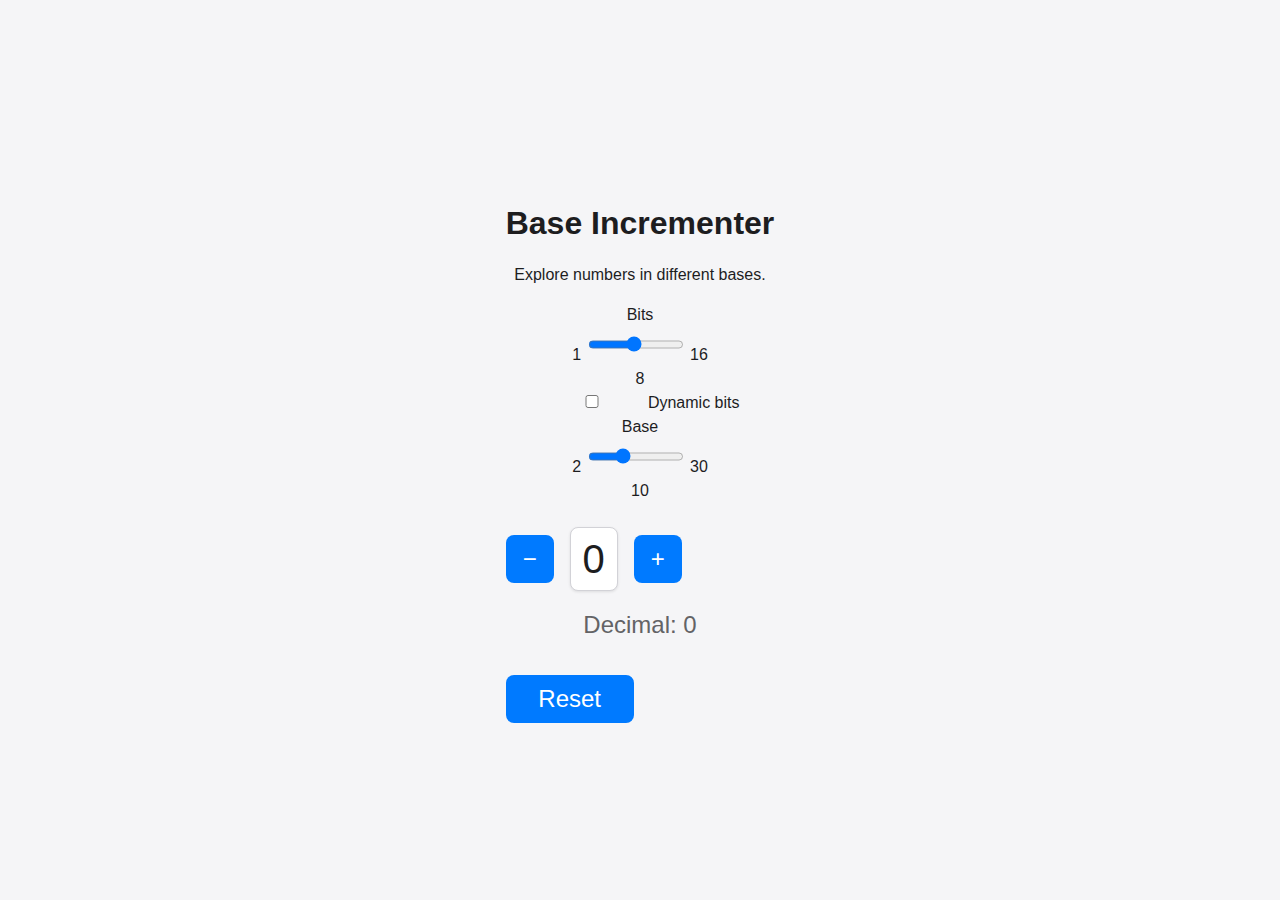
<file: index.html>
<!doctype html>
<html lang="en">
  <head>
    <meta charset="UTF-8" />
    <title>Base Number Incrementer</title>
    <link rel="preconnect" href="https://fonts.googleapis.com" />
    <link rel="preconnect" href="https://fonts.gstatic.com" crossorigin />
    <link
      href="https://fonts.googleapis.com/css2?family=Inter:wght@400;500;600&display=swap"
      rel="stylesheet"
    />
    <link rel="stylesheet" href="style.css" />
  </head>
  <body>
    <main class="card" role="main">
      <h1>Base Incrementer</h1>
      <p class="subtitle">Explore numbers in different bases.</p>

      <div class="bits-control">
        <label for="bitsSlider">Bits</label>
        <div class="slider-wrapper">
          <span class="min">1</span>
          <input
            type="range"
            id="bitsSlider"
            min="1"
            max="16"
            value="8"
            aria-label="select bits"
          />
          <span class="max">16</span>
        </div>
        <div id="bitsValue" class="bits-value" aria-live="polite">8</div>
        <label class="dynamic-toggle">
          <input type="checkbox" id="dynamicBits" />
          Dynamic bits
        </label>
      </div>

      <div class="base-control">
        <label for="baseSlider">Base</label>
        <div class="slider-wrapper">
          <span class="min">2</span>
          <input
            type="range"
            id="baseSlider"
            min="2"
            max="30"
            value="10"
            aria-label="select base"
          />
          <span class="max">30</span>
        </div>
        <div id="baseValue" class="base-value" aria-live="polite">10</div>
      </div>

      <div class="controls">
        <button id="decrement" aria-label="decrease">
          <span aria-hidden="true">−</span>
        </button>
        <div id="baseNumber" class="display" aria-live="polite"></div>
        <button id="increment" aria-label="increase">
          <span aria-hidden="true">+</span>
        </button>
      </div>

      <div id="decimalDisplay" aria-live="polite">
        Decimal: <span id="decimalNumber">0</span>
      </div>

      <button id="reset" class="reset">Reset</button>
    </main>
    <script src="script.js"></script>
  </body>
</html>
</file>
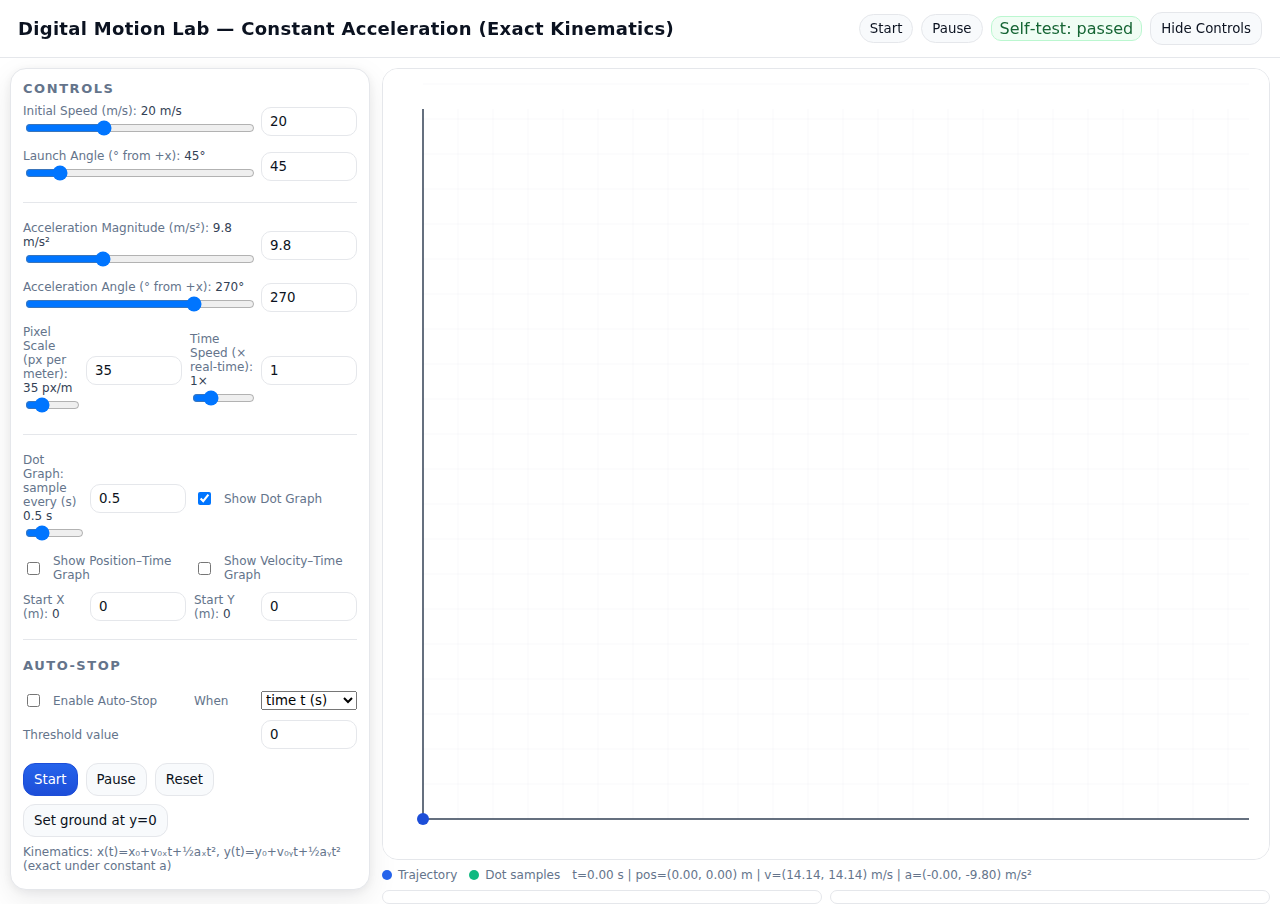
<file: digital_motion_lab_html_5_single_file_app-2_light_v4.html>
<!DOCTYPE html>
<html lang="en">
<head>
  <meta charset="utf-8" />
  <meta name="viewport" content="width=device-width, initial-scale=1" />
  <title>Digital Motion Lab (Constant Acceleration)</title>
  <style>
  :root{
    --bg:#ffffff;
    --panel:#ffffff;
    --ink:#0b1220;
    --muted:#64748b;
    --accent:#2563eb;   /* traces: blue */
    --accent2:#10b981;  /* traces: green */
    --warn:#b45309;
    --line:#e5e7eb;
    --line-soft:#eef2f7;
    --header-h:64px;
    --graph-h:0px;
    --shadow:0 10px 30px rgba(2,6,23,.08), 0 2px 8px rgba(2,6,23,.06);
  }
  *{box-sizing:border-box;font-family:ui-sans-serif,system-ui,Segoe UI,Roboto,Helvetica,Arial,"Apple Color Emoji","Segoe UI Emoji"}
  html, body{height:100%}
  body{
    margin:0;
    background:var(--bg);
    color:var(--ink);
    overflow:hidden;
  }

  /* Header */
  header{
    display:flex;align-items:center;justify-content:space-between;
    padding:12px 18px;
    border-bottom:1px solid var(--line);
    background:rgba(255,255,255,.8);
    backdrop-filter: blur(6px);
  }
  h1{margin:0;font-size:18px;letter-spacing:.3px;color:var(--ink)}

  /* Buttons */
  .ghost{
    background:#f8fafc;border:1px solid var(--line);color:var(--ink);
    padding:8px 10px;border-radius:12px;cursor:pointer;
  }
  .ghost:hover{border-color:#cbd5e1}
  .primary{
    background:linear-gradient(180deg,#2563eb,#1d4ed8);
    border-color:#1d4ed8;color:#fff;
  }

  /* Layout */
  .wrap{
    display:grid;grid-template-columns:360px 1fr;gap:12px;padding:10px;
    height:calc(100vh - var(--header-h));
  }
  .wrap.is-collapsed{grid-template-columns:1fr}
  .wrap.is-collapsed .panel{display:none}

  /* Panel */
  .panel{
    background:var(--panel);
    border:1px solid var(--line);
    border-radius:16px;
    box-shadow:var(--shadow);
    padding:12px;overflow:auto;
  }
  .panel h2{
    font-size:13px;margin:0 0 8px;color:var(--muted);
    text-transform:uppercase;letter-spacing:.12em
  }
  .controls{display:grid;gap:10px}
  .row{display:grid;grid-template-columns:1fr 96px;gap:8px;align-items:center}
  label{font-size:12px;color:var(--muted)}
  .val{font-variant-numeric:tabular-nums;color:#334155}
  input[type=range]{width:100%}
  input[type=number]{
    width:96px;background:#fff;border:1px solid var(--line);color:var(--ink);
    padding:6px 8px;border-radius:10px
  }
  .grid2{display:grid;grid-template-columns:1fr 1fr;gap:8px}
  .btns{display:flex;gap:8px;flex-wrap:wrap;margin-top:4px}
  button{
    background:#f8fafc;border:1px solid var(--line);color:var(--ink);
    padding:8px 10px;border-radius:12px;cursor:pointer
  }
  button:hover{border-color:#cbd5e1}
  button.primary{color:#fff}
  .toggle{display:flex;gap:10px;align-items:center}
  .sep{height:1px;background:var(--line);margin:8px 0}

  /* Stage */
  .stage{display:grid;grid-template-rows:1fr auto var(--graph-h);gap:8px;min-height:0}
  .canwrap{
    position:relative;background:#ffffff;border:1px solid var(--line);
    border-radius:16px;overflow:hidden;min-height:0
  }
  canvas{display:block;width:100%;height:100%}
  .legend{display:flex;gap:12px;flex-wrap:wrap;align-items:center;font-size:12px;color:var(--muted)}
  .badge{display:inline-flex;gap:6px;align-items:center}
  .dot{width:10px;height:10px;border-radius:50%}
  .dot.path{background:var(--accent)}
  .dot.samp{background:var(--accent2)}
  .dot.vel{background:#ef4444}
  .dot.pos{background:#f59e0b}

  .graphs{display:grid;grid-template-columns:1fr 1fr;gap:8px;height:100%}
  .graph{
    background:#ffffff;border:1px solid var(--line);
    border-radius:16px;padding:6px;min-height:0
  }
  .graph canvas{cursor:crosshair}
  .note{font-size:12px;color:var(--muted)}

  .status{
    margin-left:auto;padding:2px 8px;border-radius:10px;border:1px solid #cbd5e1;color:#0b1220
  }
  .status.pass{color:#166534;border-color:#bbf7d0;background:#f0fdf4}
  .status.fail{color:#991b1b;border-color:#fecaca;background:#fef2f2}

  .toolbar{display:flex;align-items:center;gap:8px}
  .toolbar .pill{
    padding:6px 10px;border-radius:999px;border:1px solid var(--line);
    background:#f8fafc;color:#0b1220
  }
</style>
</head>
<body>
<header id="appHeader">
  <h1>Digital Motion Lab — Constant Acceleration (Exact Kinematics)</h1>
  <div class="toolbar">
    <button id="startTop" class="pill">Start</button>
    <button id="pauseTop" class="pill">Pause</button>
    <span id="selftest" class="status">Self‑test: running…</span>
    <button id="togglePanel" class="ghost" title="Hide/Show Controls">Hide Controls</button>
  </div>
</header>
<div class="wrap" id="wrap">
  <section class="panel">
    <h2>Controls</h2>
    <div class="controls">
      <div class="row"><label>Initial Speed (m/s): <span id="v0Val" class="val"></span><br><input id="v0" type="range" min="0" max="60" step="0.1" value="20"></label><input id="v0Num" type="number" min="0" max="60" step="0.1" value="20"></div>
      <div class="row"><label>Launch Angle (° from +x): <span id="angVal" class="val"></span><br><input id="angle" type="range" min="0" max="360" step="0.5" value="45"></label><input id="angleNum" type="number" min="0" max="360" step="0.5" value="45"></div>
      <div class="sep"></div>
      <div class="row"><label>Acceleration Magnitude (m/s²): <span id="aMagVal" class="val"></span><br><input id="aMag" type="range" min="0" max="30" step="0.1" value="9.8"></label><input id="aMagNum" type="number" min="0" max="30" step="0.1" value="9.8"></div>
      <div class="row"><label>Acceleration Angle (° from +x): <span id="aAngVal" class="val"></span><br><input id="aAngle" type="range" min="0" max="360" step="0.5" value="270"></label><input id="aAngleNum" type="number" min="0" max="360" step="0.5" value="270"></div>
      <div class="grid2">
        <div class="row"><label>Pixel Scale (px per meter): <span id="scaleVal" class="val"></span><br><input id="scale" type="range" min="10" max="120" step="1" value="35"></label><input id="scaleNum" type="number" min="10" max="120" step="1" value="35"></div>
        <div class="row"><label>Time Speed (× real‑time): <span id="speedVal" class="val"></span><br><input id="timeSpeed" type="range" min="0.1" max="4" step="0.1" value="1"></label><input id="timeSpeedNum" type="number" min="0.1" max="4" step="0.1" value="1"></div>
      </div>
      <div class="sep"></div>
      <div class="grid2">
        <div class="row"><label>Dot Graph: sample every (s) <span id="dotDtVal" class="val"></span><br><input id="dotDt" type="range" min="0.1" max="2" step="0.1" value="0.5"></label><input id="dotDtNum" type="number" min="0.1" max="2" step="0.1" value="0.5"></div>
        <div class="toggle"><input id="dotToggle" type="checkbox" checked><label for="dotToggle">Show Dot Graph</label></div>
      </div>
      <div class="grid2">
        <div class="toggle"><input id="posGraphToggle" type="checkbox"><label for="posGraphToggle">Show Position–Time Graph</label></div>
        <div class="toggle"><input id="velGraphToggle" type="checkbox"><label for="velGraphToggle">Show Velocity–Time Graph</label></div>
      </div>
      
      <div class="grid2">
        <div class="row"><label>Start X (m): <span class="val" id="x0Val">0</span></label><input id="x0" type="number" step="0.1" value="0"></div>
        <div class="row"><label>Start Y (m): <span class="val" id="y0Val">0</span></label><input id="y0" type="number" step="0.1" value="0"></div>
      </div>

      
      <div class="sep"></div>
      <h2>Auto‑Stop</h2>
      <div class="grid2">
        <div class="toggle">
          <input id="stopEnable" type="checkbox">
          <label for="stopEnable">Enable Auto‑Stop</label>
        </div>
        <div class="row">
          <label>When</label>
          <select id="stopMetric">
            <option value="t">time t (s)</option>
            <option value="x">x (m)</option>
            <option value="y">y (m)</option>
            <option value="speed">|v| (m/s)</option>
          </select>
        </div>
      </div>
      <div class="row">
        <label>Threshold value</label>
        <input id="stopValue" type="number" step="0.1" value="0">
      </div>

      <div class="btns">
        <button id="start" class="primary">Start</button>
        <button id="pause">Pause</button>
        <button id="reset">Reset</button>
        <button id="zeroY">Set ground at y=0</button>
        <span class="note">Kinematics: x(t)=x₀+v₀ₓt+½aₓt², y(t)=y₀+v₀ᵧt+½aᵧt² (exact under constant a)</span>
      </div>
    </div>
  </section>

  <section class="stage">
    <div class="canwrap"><canvas id="scene" aria-label="simulation canvas"></canvas></div>
    <div class="legend">
      <span class="badge"><span class="dot path"></span>Trajectory</span>
      <span class="badge"><span class="dot samp"></span>Dot samples</span><span class="note" id="readout"></span>
    </div>
    <div class="graphs" id="graphs" hidden>
      <div class="graph"><canvas id="posGraph"></canvas></div>
      <div class="graph"><canvas id="velGraph"></canvas></div>
    </div>
  </section>
</div>

<script>
// Interactive constant-acceleration lab with responsive, no-scroll layout.
(function(){
  const MARGIN = 40;
  const $ = id => document.getElementById(id);
  const header = $("appHeader");
  const wrap = $("wrap");
  const scene = $("scene"), sctx = scene.getContext("2d");
  const hoverScene = {active:false, x:0, y:0};
  const posCanvas = $("posGraph"), posG = posCanvas.getContext("2d");
  const velCanvas = $("velGraph"), velG = velCanvas.getContext("2d");

  const controls = {
    v0: $("v0"), v0Num: $("v0Num"), angle: $("angle"), angleNum: $("angleNum"), x0: $("x0"), y0: $("y0"), stopEnable: $("stopEnable"), stopMetric: $("stopMetric"), stopValue: $("stopValue"),
    aMag: $("aMag"), aMagNum: $("aMagNum"), aAngle: $("aAngle"), aAngleNum: $("aAngleNum"),
    scale: $("scale"), scaleNum: $("scaleNum"), timeSpeed: $("timeSpeed"), timeSpeedNum: $("timeSpeedNum"),
    dotDt: $("dotDt"), dotDtNum: $("dotDtNum"),
    dotToggle: $("dotToggle"), posGraphToggle: $("posGraphToggle"), velGraphToggle: $("velGraphToggle"),
    start: $("start"), pause: $("pause"), reset: $("reset"), zeroY: $("zeroY"),
    startTop: $("startTop"), pauseTop: $("pauseTop")
  };
  const labels = {
    v0Val: $("v0Val"), angVal: $("angVal"), aMagVal: $("aMagVal"), aAngVal: $("aAngVal"), x0Val: $("x0Val"), y0Val: $("y0Val"),
    scaleVal: $("scaleVal"), speedVal: $("speedVal"), dotDtVal: $("dotDtVal"),
    readout: $("readout"), graphsWrap: $("graphs"), selftest: $("selftest")
  };

  // Hide/show controls
  $("togglePanel").addEventListener('click', ()=>{
    wrap.classList.toggle('is-collapsed');
    const btn = $("togglePanel");
    btn.textContent = wrap.classList.contains('is-collapsed') ? 'Show Controls' : 'Hide Controls';
    fitLayout();
  });

  // Link each range with its number box.
  function bindPair(range, number){
    const r = controls[range], n = controls[number];
    r.addEventListener('input', ()=>{ n.value = r.value; updateLabels(); drawAll(); });
    n.addEventListener('input', ()=>{ r.value = n.value; updateLabels(); drawAll(); });
  }
  [
    ['v0','v0Num'], ['angle','angleNum'], ['aMag','aMagNum'], ['aAngle','aAngleNum'],
    ['scale','scaleNum'], ['timeSpeed','timeSpeedNum'], ['dotDt','dotDtNum']
  ].forEach(([r,n])=>bindPair(r,n));

  function updateLabels(){
    labels.v0Val.textContent = controls.v0.value + " m/s";
    labels.angVal.textContent = controls.angle.value + "°";
    labels.aMagVal.textContent = controls.aMag.value + " m/s²";
    labels.aAngVal.textContent = controls.aAngle.value + "°";
    labels.scaleVal.textContent = controls.scale.value + " px/m";
    labels.speedVal.textContent = controls.timeSpeed.value + "×";
    labels.dotDtVal.textContent = Number(controls.dotDt.value).toFixed(1) + " s";
  }
  updateLabels();

  // Simulation state
  let running=false, lastStamp=0, simT=0;
  let x0=0, y0=0; // meters
  const stopCfg = { enabled:false, metric:"t", value:0, left:false };
  let trace=[]; // dense time series for graphs & trajectory {t,x,y,vx,vy}
  let dots=[];  // sparse samples for dot diagram {t,x,y}
  let lastDot=0;

  // Hover state for graphs
  const hover = { pos:{active:false,x:0}, vel:{active:false,x:0} };
  function attachHover(canvas, key){
    canvas.addEventListener('mousemove', e=>{ hover[key].active=true; hover[key].x = e.offsetX; drawGraphs(); });
    canvas.addEventListener('mouseleave', ()=>{ hover[key].active=false; drawGraphs(); });
  }
  attachHover(posCanvas,'pos'); attachHover(velCanvas,'vel');

  function vec(mag, deg){ const r=deg*Math.PI/180; return {x:mag*Math.cos(r), y:mag*Math.sin(r)}; }
  
  function stopEpsilon(metric){
    if(metric==="t") return 0.0001;
    if(metric==="speed") return 0.02;
    return 0.02; // meters for x or y
  }
  function currentMetricValue(metric, st, t){
    if(metric==="t") return t;
    if(metric==="x") return st.x;
    if(metric==="y") return st.y;
    if(metric==="speed") return Math.hypot(st.vx, st.vy);
    return NaN;
  }
  function updateStopCfgFromUI(){
    stopCfg.enabled = !!controls.stopEnable.checked;
    stopCfg.metric  = controls.stopMetric.value;
    stopCfg.value   = Number(controls.stopValue.value) || 0;
  }
  function resetStopLeftFlag(){
    // Determine if we start "on" the threshold; for x/y/speed enforce leave-then-return rule.
    const st0 = kin(0);
    const eps = stopEpsilon(stopCfg.metric);
    const v0  = currentMetricValue(stopCfg.metric, st0, 0);
    const onStart = Math.abs(v0 - stopCfg.value) <= eps;
    // For time (monotonic), we allow immediate stop when t >= value irrespective of start equality
    if(stopCfg.metric === "t") stopCfg.left = true;
    else stopCfg.left = !onStart;
  }
  function shouldAutoStop(t){
    if(!stopCfg.enabled) return false;
    const st = kin(t);
    const v  = currentMetricValue(stopCfg.metric, st, t);
    const eps = stopEpsilon(stopCfg.metric);
    if(stopCfg.metric === "t"){
      return t >= stopCfg.value;
    } else {
      const onVal = Math.abs(v - stopCfg.value) <= eps;
      // Update left flag once we've moved away
      if(!stopCfg.left && Math.abs(v - stopCfg.value) > eps) stopCfg.left = true;
      return stopCfg.left && onVal;
    }
  }

  function params(){
    const v = vec(Number(controls.v0.value), Number(controls.angle.value));
    const a = vec(Number(controls.aMag.value), Number(controls.aAngle.value));
    return {v0x:v.x, v0y:v.y, ax:a.x, ay:a.y};
  }
  function kin(t){ const {v0x,v0y,ax,ay}=params(); return {
    x: x0 + v0x*t + 0.5*ax*t*t,
    y: y0 + v0y*t + 0.5*ay*t*t,
    vx: v0x + ax*t, vy: v0y + ay*t
  };}

  // px conversion
  function m2p(xm, ym){
    const s = Number(controls.scale.value);
    const H = scene.clientHeight; // CSS pixels
    const xpx = MARGIN + xm * s;
    const ypx = H - MARGIN - ym * s;
    return [xpx, ypx];
  }

  // Layout fitting: ensure no page scroll; keep canvases' drawing buffers in sync with CSS size
  function resizeCanvasToDisplaySize(c){
    const dpr = window.devicePixelRatio || 1;
    const w = Math.floor(c.clientWidth * dpr);
    const h = Math.floor(c.clientHeight * dpr);
    if(c.width!==w || c.height!==h){ c.width=w; c.height=h; return true; }
    return false;
  }
  function fitLayout(){
    // header height -> CSS var
    const hh = header.offsetHeight; document.documentElement.style.setProperty('--header-h', hh + 'px');
    // graphs row height depends on visibility
    const graphsOn = !labels.graphsWrap.hidden; document.documentElement.style.setProperty('--graph-h', graphsOn ? '240px' : '0px');
    // sync canvas internal sizes
    const r1 = resizeCanvasToDisplaySize(scene);
    const r2 = resizeCanvasToDisplaySize(posCanvas);
    const r3 = resizeCanvasToDisplaySize(velCanvas);
    if(r1 || r2 || r3) drawAll();
  }
  window.addEventListener('resize', fitLayout);

  function reset(hard=false){
    running=false; simT=0; lastStamp=performance.now(); trace=[]; dots=[]; lastDot=0;
    if(hard){x0=0;y0=0; updateStopCfgFromUI(); resetStopLeftFlag(); } pushTrace(0); drawAll();
  }
  function pushTrace(t){ const st=kin(t); trace.push({t, ...st}); }
  function maybeDot(t){ const d = Number(controls.dotDt.value); if(t - lastDot >= d - 1e-9){ const st=kin(t); dots.push({t, x:st.x, y:st.y}); lastDot=t; } }

  function drawGrid(){
    const ctx = sctx; const dpr = window.devicePixelRatio || 1;
    const s = Number(controls.scale.value);
    const W = scene.clientWidth;   // CSS pixels
    const H = scene.clientHeight;  // CSS pixels

    // Reset transform, clear in device pixels, then draw in CSS pixel space
    ctx.save();
    ctx.setTransform(1,0,0,1,0,0);
    ctx.clearRect(0,0,scene.width,scene.height);
    ctx.scale(dpr, dpr);

    ctx.fillStyle = "#ffffff";
    ctx.fillRect(0,0,W,H);

    // grid lines
    ctx.strokeStyle = "#e9edf5"; ctx.lineWidth = 1; ctx.globalAlpha = .25;
    for(let xm=0; MARGIN + xm*s < W-10; xm+=1){
      const x = MARGIN + xm*s; ctx.beginPath(); ctx.moveTo(x, MARGIN); ctx.lineTo(x, H - MARGIN); ctx.stroke();
    }
    for(let ym=0; H - (MARGIN + ym*s) > 10; ym+=1){
      const y = H - (MARGIN + ym*s); ctx.beginPath(); ctx.moveTo(MARGIN, y); ctx.lineTo(W-20, y); ctx.stroke();
    }
    ctx.globalAlpha = 1;

    // axes
    ctx.strokeStyle = "#334155"; ctx.lineWidth = 1.5; ctx.beginPath();
    ctx.moveTo(MARGIN, H - MARGIN); ctx.lineTo(W-20, H - MARGIN);
    ctx.moveTo(MARGIN, H - MARGIN); ctx.lineTo(MARGIN, MARGIN);
    ctx.stroke();
    ctx.restore();
  }

  function drawScene(){
    drawGrid();
    const ctx = sctx; const dpr = window.devicePixelRatio || 1;
    ctx.save(); ctx.setTransform(1,0,0,1,0,0); ctx.scale(dpr, dpr);

    // Trajectory from trace
    ctx.strokeStyle = "#2563eb"; ctx.lineWidth = 2; ctx.beginPath();
    trace.forEach((d,i)=>{ const [x,y]=m2p(d.x,d.y); if(i===0) ctx.moveTo(x,y); else ctx.lineTo(x,y); });
    ctx.stroke();

    // Dot diagram
    if(controls.dotToggle.checked){
      ctx.fillStyle="#10b981";
      dots.forEach(pt=>{ const [x,y]=m2p(pt.x,pt.y); ctx.beginPath(); ctx.arc(x,y,3,0,Math.PI*2); ctx.fill(); });
    }
    // Hover tooltip over trajectory
    if(hoverScene.active){
      const dpr = window.devicePixelRatio || 1;
      const W = scene.clientWidth, H = scene.clientHeight;
      const px = hoverScene.x, py = hoverScene.y;
      const thresh = 8; // pixels proximity to show data
      const {ax, ay, v0x, v0y} = (function(){ const o=params(); return {ax:o.ax, ay:o.ay, v0x:o.v0x, v0y:o.v0y}; })();

      const hits = [];
      for(let i=0;i<trace.length;i++){
        const d = trace[i];
        const mp = m2p(d.x, d.y);
        const dx = mp[0]-px, dy = mp[1]-py;
        const dist = Math.hypot(dx,dy);
        if(dist <= thresh){
          hits.push({ t:d.t, x:d.x, y:d.y, vx:d.vx, vy:d.vy, ax, ay });
        }
      }
      hits.sort((a,b)=>a.t-b.t);
      const grouped = [];
      for(const h of hits){
        if(grouped.length===0 || Math.abs(grouped[grouped.length-1].t - h.t) > 0.08){
          grouped.push(h);
        }
      }
      if(grouped.length>0){
        const g = sctx; g.save(); g.setTransform(1,0,0,1,0,0); g.scale(dpr,dpr);
        g.font = "12px ui-sans-serif";
        const pad=8, lh=16;
        const lines=[];
        grouped.forEach((h, idx)=>{
          lines.push(`t=${h.t.toFixed(2)} s`);
          lines.push(`x=${h.x.toFixed(2)} m, y=${h.y.toFixed(2)} m`);
          lines.push(`vx=${h.vx.toFixed(2)} m/s, vy=${h.vy.toFixed(2)} m/s`);
          lines.push(`ax=${h.ax.toFixed(2)} m/s², ay=${h.ay.toFixed(2)} m/s²`);
          if(idx!==grouped.length-1) lines.push('');
        });
        let bw=0; lines.forEach(s=>{ bw=Math.max(bw, g.measureText(s).width); });
        bw += pad*2; const bh = lh*lines.length + pad*1.5;
        let bx = px + 12, by = py - bh - 12;
        if(bx + bw > W-10) bx = px - bw - 12;
        if(by < 10) by = py + 12;
        g.fillStyle="rgba(255,255,255,0.96)"; g.fillRect(bx,by,bw,bh);
        g.strokeStyle="#60a5fa"; g.strokeRect(bx+.5,by+.5,bw-1,bh-1);
        g.fillStyle="#0b1220";
        lines.forEach((s,i)=> g.fillText(s, bx+pad, by+pad + i*lh));
        g.restore();
      }
    }

    // Current state marker only (vectors removed)
    const st = kin(simT); const [cx,cy] = m2p(st.x, st.y);
    ctx.fillStyle = "#1d4ed8"; ctx.beginPath(); ctx.arc(cx,cy,6,0,Math.PI*2); ctx.fill();

    ctx.restore();

    const {ax,ay} = params();
    labels.readout.textContent = `t=${simT.toFixed(2)} s  |  pos=(${st.x.toFixed(2)}, ${st.y.toFixed(2)}) m  |  v=(${st.vx.toFixed(2)}, ${st.vy.toFixed(2)}) m/s  |  a=(${ax.toFixed(2)}, ${ay.toFixed(2)}) m/s²`;
  }

  function drawGraphs(){
    const showPos = controls.posGraphToggle.checked;
    const showVel = controls.velGraphToggle.checked;
    labels.graphsWrap.hidden = !(showPos || showVel);
    document.documentElement.style.setProperty('--graph-h', (showPos||showVel) ? '240px' : '0px');

    // resize graph canvases to container
    resizeCanvasToDisplaySize(posCanvas); resizeCanvasToDisplaySize(velCanvas);

    if(showPos) plotXY(posG, posCanvas, trace, d=>d.x, d=>d.y, "Position (m)", hover.pos); else posG.clearRect(0,0,posCanvas.width,posCanvas.height);
    if(showVel) plotXY(velG, velCanvas, trace, d=>d.vx, d=>d.vy, "Velocity (m/s)", hover.vel); else velG.clearRect(0,0,velCanvas.width,velCanvas.height);
  }

  function nearestIndex(data, t){
    if(data.length===0) return -1; if(data.length===1) return 0;
    let lo=0, hi=data.length-1; if(t<=data[lo].t) return lo; if(t>=data[hi].t) return hi;
    while(hi-lo>1){ const mid=(lo+hi)>>1; if(data[mid].t < t) lo=mid; else hi=mid; }
    return (t - data[lo].t < data[hi].t - t) ? lo : hi;
  }

  function plotXY(g, canvas, data, fx, fy, title, hoverState){
    const dpr = window.devicePixelRatio||1; const W=canvas.clientWidth, H=canvas.clientHeight;
    g.save(); g.setTransform(1,0,0,1,0,0); g.clearRect(0,0,canvas.width,canvas.height); g.scale(dpr,dpr);
    g.fillStyle="#ffffff"; g.fillRect(0,0,W,H); g.strokeStyle="#e5e7eb"; g.strokeRect(0.5,0.5,W-1,H-1);

    const lm=40, rm=10, tm=18, bm=24;
    const tmin = 0, tmax = Math.max(simT, 0.001);
    const xs = x => lm + (x - tmin)/(tmax - tmin) * (W-lm-rm);
    const xInv = X => tmin + (X - lm)/(W-lm-rm) * (tmax - tmin);

    const arrX = data.map(fx), arrY = data.map(fy);
    const minQ = Math.min(...arrX, ...arrY), maxQ = Math.max(...arrX, ...arrY);
    const span = (maxQ - minQ) || 1;
    const y0 = minQ - 0.1*span, y1 = maxQ + 0.1*span;
    const ys = y => H-bm - (y - y0)/(y1 - y0) * (H - tm - bm);

    // grid
    g.strokeStyle="#eef2f7"; g.lineWidth=1; g.globalAlpha=.25;
    for(let i=0;i<=5;i++){
      const xt=lm + i*(W-lm-rm)/5; g.beginPath(); g.moveTo(xt,tm); g.lineTo(xt,H-bm); g.stroke();
      const yt=tm + i*(H-tm-bm)/5; g.beginPath(); g.moveTo(lm,yt); g.lineTo(W-rm,yt); g.stroke();
    }
    g.globalAlpha=1;

    // axes
    g.strokeStyle="#334155"; g.lineWidth=1.5; g.beginPath();
    g.moveTo(lm,tm); g.lineTo(lm,H-bm); g.moveTo(lm,H-bm); g.lineTo(W-rm,H-bm); g.stroke();

    // title
    g.fillStyle="#64748b"; g.font="12px ui-sans-serif"; g.fillText(`${title} vs time`, lm+6, tm-2);

    // traces
    if(data.length>=2){
      g.strokeStyle="#2563eb"; g.lineWidth=2; g.beginPath(); data.forEach((d,i)=>{ const X=xs(d.t), Y=ys(fx(d)); if(i===0) g.moveTo(X,Y); else g.lineTo(X,Y);}); g.stroke();
      g.strokeStyle="#10b981"; g.beginPath(); data.forEach((d,i)=>{ const X=xs(d.t), Y=ys(fy(d)); if(i===0) g.moveTo(X,Y); else g.lineTo(X,Y);}); g.stroke();
    }
    // points
    g.fillStyle="#2563eb"; data.forEach(d=>{ const X=xs(d.t), Y=ys(fx(d)); g.beginPath(); g.arc(X,Y,2,0,Math.PI*2); g.fill(); });
    g.fillStyle="#10b981"; data.forEach(d=>{ const X=xs(d.t), Y=ys(fy(d)); g.beginPath(); g.arc(X,Y,2,0,Math.PI*2); g.fill(); });

    // hover overlay
    if(hoverState && hoverState.active && data.length){
      const X = hoverState.x; if(X>=lm && X<=W-rm){
        const t = xInv(X);
        const idx = nearestIndex(data, t);
        const d = data[idx];
        const px = xs(d.t);
        const py1 = ys(fx(d)), py2 = ys(fy(d));
        // vertical guide
        g.strokeStyle = "#60a5fa"; g.lineWidth=1; g.setLineDash([4,4]); g.beginPath(); g.moveTo(px, tm); g.lineTo(px, H-bm); g.stroke(); g.setLineDash([]);
        // markers
        g.fillStyle = "#2563eb"; g.beginPath(); g.arc(px, py1, 3, 0, Math.PI*2); g.fill();
        g.fillStyle = "#10b981"; g.beginPath(); g.arc(px, py2, 3, 0, Math.PI*2); g.fill();
        // tooltip
        const txt1 = `${title.startsWith('Position')?'x':'vₓ'}=${(fx(d)).toFixed(2)}`;
        const txt2 = `${title.startsWith('Position')?'y':'vᵧ'}=${(fy(d)).toFixed(2)}`;
        const txtT = `t=${d.t.toFixed(2)}s`;
        const lines = [txtT, txt1, txt2];
        g.font = "12px ui-sans-serif"; g.textBaseline = "top"; g.textAlign = "left";
        const pad=6; const lh=16; const boxW = Math.max(...lines.map(s=>g.measureText(s).width)) + pad*2; const boxH = lh*lines.length + pad*1.5;
        let bx = px + 10, by = Math.min(py1,py2) - boxH - 8; if(bx+boxW > W-rm) bx = px - boxW - 10; if(by < tm) by = Math.max(py1,py2) + 8;
        g.fillStyle = "rgba(255,255,255,0.96)"; g.fillRect(bx, by, boxW, boxH);
        g.strokeStyle = "#60a5fa"; g.strokeRect(bx+0.5, by+0.5, boxW-1, boxH-1);
        g.fillStyle = "#0b1220"; lines.forEach((s,i)=> g.fillText(s, bx+pad, by+pad + i*lh));
      }
    }

    // time ticks
    g.fillStyle="#64748b"; g.font = "11px ui-sans-serif";
    for(let i=0;i<=5;i++){ const tt=tmin + i*(tmax-tmin)/5; const xt=xs(tt); g.fillText(tt.toFixed(1)+"s", xt-10, H-6); }

    g.restore();
  }

  function drawAll(){ drawScene(); drawGraphs(); }

  function startSim(){ if(!running){ running=true; lastStamp=performance.now(); drawAll(); requestAnimationFrame(step);} }
  function pauseSim(){ running=false; }

  function step(now){
    if(!running) return;
    const dt=(now-lastStamp)/1000; lastStamp=now; const speed=Number(controls.timeSpeed.value);
    simT += dt*speed; pushTrace(simT); maybeDot(simT);
    if(shouldAutoStop(simT)){ running=false; drawAll(); return; }
    drawAll(); requestAnimationFrame(step);
  }

  // UI events (both header and panel controls)
  controls.start.addEventListener('click', startSim);
  controls.pause.addEventListener('click', pauseSim);
  controls.startTop.addEventListener('click', startSim);
  controls.pauseTop.addEventListener('click', pauseSim);

  controls.reset.addEventListener('click', ()=>{ reset(false); fitLayout(); });
  controls.zeroY.addEventListener('click', ()=>{ y0=0; reset(false); fitLayout(); });
  controls.posGraphToggle.addEventListener('change', ()=>{ drawGraphs(); fitLayout(); });
  controls.velGraphToggle.addEventListener('change', ()=>{ drawGraphs(); fitLayout(); });
  controls.dotToggle.addEventListener('change', drawAll);

  // Auto‑Stop bindings
  controls.stopEnable.addEventListener('change', ()=>{ updateStopCfgFromUI(); resetStopLeftFlag(); });
  controls.stopMetric.addEventListener('change', ()=>{ updateStopCfgFromUI(); resetStopLeftFlag(); });
  controls.stopValue.addEventListener('input', ()=>{ updateStopCfgFromUI(); resetStopLeftFlag(); });


  // Hover on main scene: capture mouse and redraw
  scene.addEventListener('mousemove', (e)=>{ hoverScene.active = true; hoverScene.x = e.offsetX; hoverScene.y = e.offsetY; drawAll(); });
  scene.addEventListener('mouseleave', ()=>{ hoverScene.active = false; drawAll(); });

  controls.x0.addEventListener('input', ()=>{ x0 = Number(controls.x0.value)||0; labels.x0Val.textContent = x0.toFixed(1); reset(false); fitLayout(); });
  controls.y0.addEventListener('input', ()=>{ y0 = Number(controls.y0.value)||0; labels.y0Val.textContent = y0.toFixed(1); reset(false); fitLayout(); });


  controls.x0.addEventListener('input', ()=>{ x0 = Number(controls.x0.value)||0; labels.x0Val.textContent = x0.toFixed(1); reset(false); fitLayout(); });
  controls.y0.addEventListener('input', ()=>{ y0 = Number(controls.y0.value)||0; labels.y0Val.textContent = y0.toFixed(1); reset(false); fitLayout(); });


  // ---------- Self-tests (non‑intrusive) ----------
  function approx(a,b,eps=1e-9){ return Math.abs(a-b) <= eps*(1+Math.max(1,Math.abs(a),Math.abs(b))); }
  function runSelfTests(){
    const results = [];
    // Test 1: t=0 returns initial state
    (function(){
      const x0=1.2,y0=3.4,v0x=2.0,v0y=-1.0,ax=0.5,ay=-9.8,t=0;
      const x = x0 + v0x*t + 0.5*ax*t*t;
      const y = y0 + v0y*t + 0.5*ay*t*t;
      const vx = v0x + ax*t, vy = v0y + ay*t;
      results.push( approx(x,1.2) && approx(y,3.4) && approx(vx,2.0) && approx(vy,-1.0) );
    })();
    // Test 2: Known numbers
    (function(){
      const v0x=3,v0y=4,ax=1,ay=-2,t=5,x0=0,y0=0;
      const x= x0 + v0x*t + 0.5*ax*t*t; // 27.5
      const y= y0 + v0y*t + 0.5*ay*t*t; // -5
      const vx= v0x + ax*t;            // 8
      const vy= v0y + ay*t;            // -6
      results.push( approx(x,27.5) && approx(y,-5) && approx(vx,8) && approx(vy,-6) );
    })();
    // Test 3: Velocity is linear in time (constant acceleration)
    (function(){
      const v0x=1, v0y=2, ax=0.3, ay=-0.4, t=4;
      const vx = v0x + ax*t; // 2.2
      const vy = v0y + ay*t; // 0.4
      results.push( approx(vx,2.2) && approx(vy,0.4) );
    })();
    // Test 4: Zero-acceleration -> constant velocity, linear position
    (function(){
      const v0x=5, v0y=-2, ax=0, ay=0, t=7, x0=0, y0=0;
      const x= x0 + v0x*t + 0.5*ax*t*t; // 35
      const y= y0 + v0y*t + 0.5*ay*t*t; // -14
      const vx= v0x + ax*t;            // 5
      const vy= v0y + ay*t;            // -2
      results.push( approx(x,35) && approx(y,-14) && approx(vx,5) && approx(vy,-2) );
    })();

    const ok = results.every(Boolean);
    labels.selftest.textContent = ok ? 'Self‑test: passed' : 'Self‑test: FAILED';
    labels.selftest.classList.toggle('pass', ok);
    labels.selftest.classList.toggle('fail', !ok);
    if(!ok) console.error('Self‑tests failed: ', results);
  }

  // Kickoff
  function init(){ fitLayout(); reset(true); fitLayout(); runSelfTests(); }
  window.addEventListener('load', init);
})();
</script>
</body>
</html>
</file>
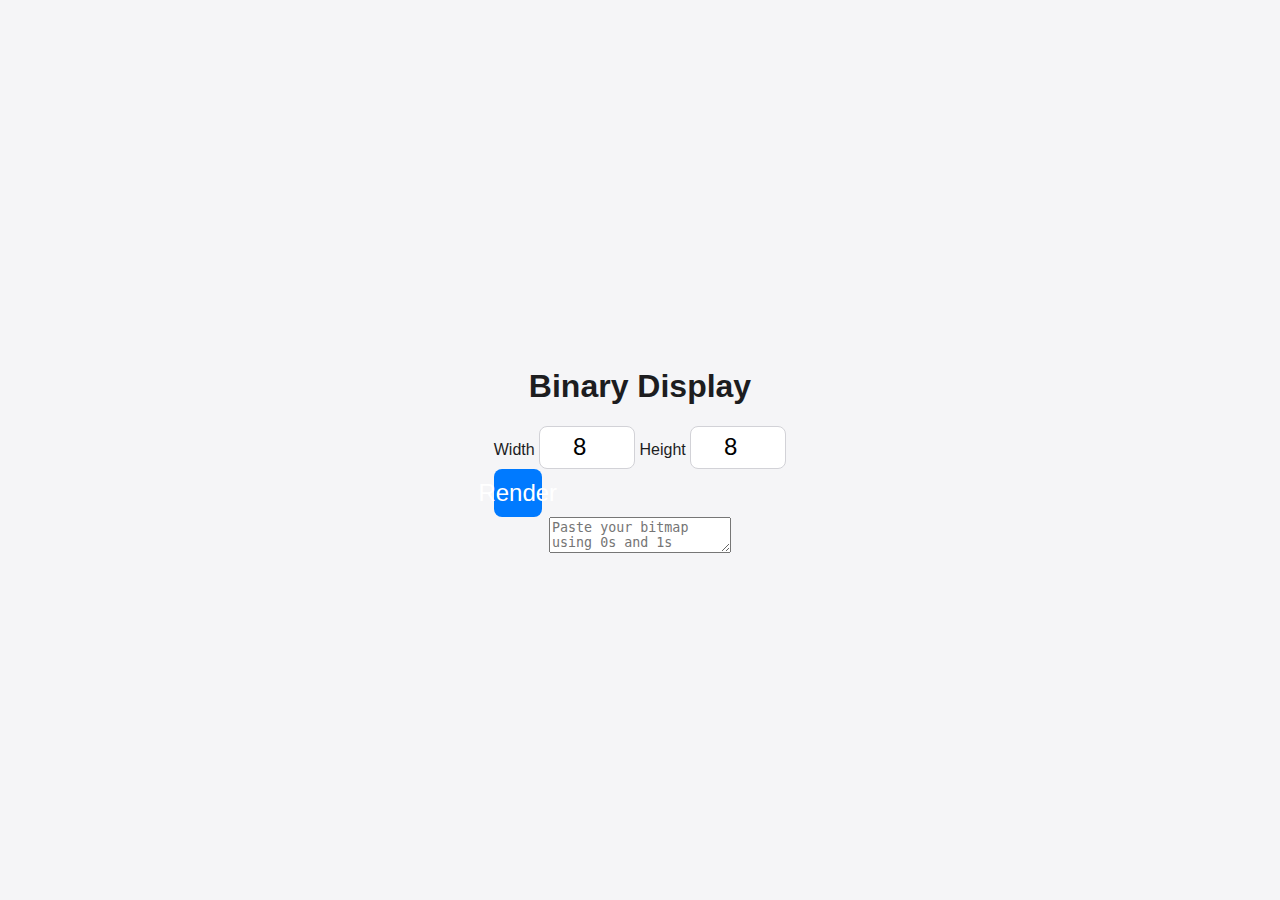
<file: display.html>
<!DOCTYPE html>
<html lang="en">
<head>
  <meta charset="UTF-8">
  <title>Binary Display Tester</title>
  <link rel="preconnect" href="https://fonts.googleapis.com">
  <link rel="preconnect" href="https://fonts.gstatic.com" crossorigin>
  <link href="https://fonts.googleapis.com/css2?family=Inter:wght@400;500;600&display=swap" rel="stylesheet">
  <link rel="stylesheet" href="style.css">
</head>
<body>
  <main class="card" role="main">
    <h1>Binary Display</h1>
    <div class="display-controls">
      <label>Width <input type="number" id="width" min="1" max="256" value="8"></label>
      <label>Height <input type="number" id="height" min="1" max="256" value="8"></label>
      <button id="render">Render</button>
    </div>
    <textarea id="bitmap" placeholder="Paste your bitmap using 0s and 1s"></textarea>
    <div id="error" class="error" aria-live="polite"></div>
    <div id="grid"></div>
  </main>
  <script src="display.js"></script>
</body>
</html>
</file>
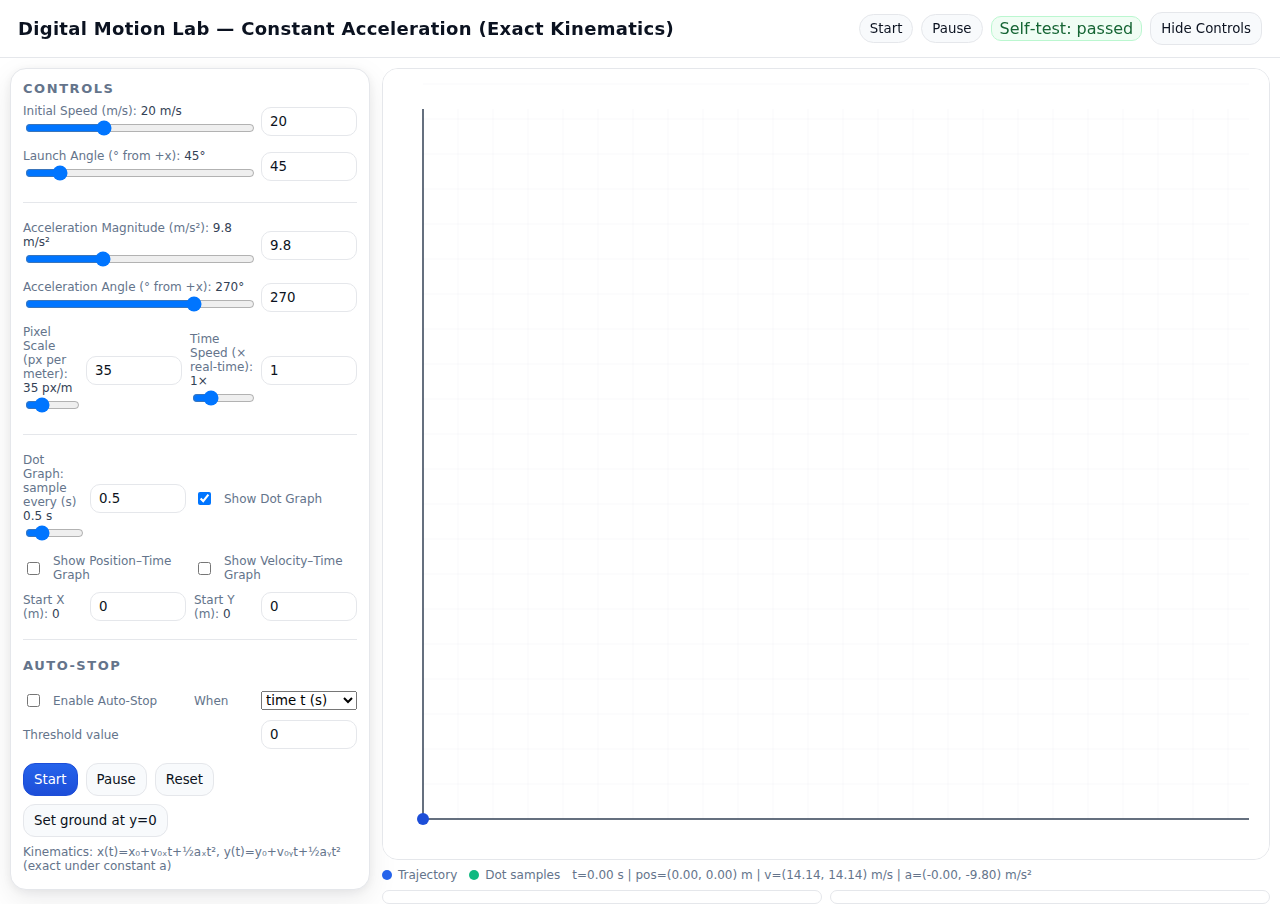
<file: motion_simulation_lab.html>
<!DOCTYPE html>
<html lang="en">
<head>
  <meta charset="utf-8" />
  <meta name="viewport" content="width=device-width, initial-scale=1" />
  <title>Digital Motion Lab (Constant Acceleration)</title>
  <style>
  :root{
    --bg:#ffffff;
    --panel:#ffffff;
    --ink:#0b1220;
    --muted:#64748b;
    --accent:#2563eb;   /* traces: blue */
    --accent2:#10b981;  /* traces: green */
    --warn:#b45309;
    --line:#e5e7eb;
    --line-soft:#eef2f7;
    --header-h:64px;
    --graph-h:0px;
    --shadow:0 10px 30px rgba(2,6,23,.08), 0 2px 8px rgba(2,6,23,.06);
  }
  *{box-sizing:border-box;font-family:ui-sans-serif,system-ui,Segoe UI,Roboto,Helvetica,Arial,"Apple Color Emoji","Segoe UI Emoji"}
  html, body{height:100%}
  body{
    margin:0;
    background:var(--bg);
    color:var(--ink);
    overflow:hidden;
  }

  /* Header */
  header{
    display:flex;align-items:center;justify-content:space-between;
    padding:12px 18px;
    border-bottom:1px solid var(--line);
    background:rgba(255,255,255,.8);
    backdrop-filter: blur(6px);
  }
  h1{margin:0;font-size:18px;letter-spacing:.3px;color:var(--ink)}

  /* Buttons */
  .ghost{
    background:#f8fafc;border:1px solid var(--line);color:var(--ink);
    padding:8px 10px;border-radius:12px;cursor:pointer;
  }
  .ghost:hover{border-color:#cbd5e1}
  .primary{
    background:linear-gradient(180deg,#2563eb,#1d4ed8);
    border-color:#1d4ed8;color:#fff;
  }

  /* Layout */
  .wrap{
    display:grid;grid-template-columns:360px 1fr;gap:12px;padding:10px;
    height:calc(100vh - var(--header-h));
  }
  .wrap.is-collapsed{grid-template-columns:1fr}
  .wrap.is-collapsed .panel{display:none}

  /* Panel */
  .panel{
    background:var(--panel);
    border:1px solid var(--line);
    border-radius:16px;
    box-shadow:var(--shadow);
    padding:12px;overflow:auto;
  }
  .panel h2{
    font-size:13px;margin:0 0 8px;color:var(--muted);
    text-transform:uppercase;letter-spacing:.12em
  }
  .controls{display:grid;gap:10px}
  .row{display:grid;grid-template-columns:1fr 96px;gap:8px;align-items:center}
  label{font-size:12px;color:var(--muted)}
  .val{font-variant-numeric:tabular-nums;color:#334155}
  input[type=range]{width:100%}
  input[type=number]{
    width:96px;background:#fff;border:1px solid var(--line);color:var(--ink);
    padding:6px 8px;border-radius:10px
  }
  .grid2{display:grid;grid-template-columns:1fr 1fr;gap:8px}
  .btns{display:flex;gap:8px;flex-wrap:wrap;margin-top:4px}
  button{
    background:#f8fafc;border:1px solid var(--line);color:var(--ink);
    padding:8px 10px;border-radius:12px;cursor:pointer
  }
  button:hover{border-color:#cbd5e1}
  button.primary{color:#fff}
  .toggle{display:flex;gap:10px;align-items:center}
  .sep{height:1px;background:var(--line);margin:8px 0}

  /* Stage */
  .stage{display:grid;grid-template-rows:1fr auto var(--graph-h);gap:8px;min-height:0}
  .canwrap{
    position:relative;background:#ffffff;border:1px solid var(--line);
    border-radius:16px;overflow:hidden;min-height:0
  }
  canvas{display:block;width:100%;height:100%}
  .legend{display:flex;gap:12px;flex-wrap:wrap;align-items:center;font-size:12px;color:var(--muted)}
  .badge{display:inline-flex;gap:6px;align-items:center}
  .dot{width:10px;height:10px;border-radius:50%}
  .dot.path{background:var(--accent)}
  .dot.samp{background:var(--accent2)}
  .dot.vel{background:#ef4444}
  .dot.pos{background:#f59e0b}

  .graphs{display:grid;grid-template-columns:1fr 1fr;gap:8px;height:100%}
  .graph{
    background:#ffffff;border:1px solid var(--line);
    border-radius:16px;padding:6px;min-height:0
  }
  .graph canvas{cursor:crosshair}
  .note{font-size:12px;color:var(--muted)}

  .status{
    margin-left:auto;padding:2px 8px;border-radius:10px;border:1px solid #cbd5e1;color:#0b1220
  }
  .status.pass{color:#166534;border-color:#bbf7d0;background:#f0fdf4}
  .status.fail{color:#991b1b;border-color:#fecaca;background:#fef2f2}

  .toolbar{display:flex;align-items:center;gap:8px}
  .toolbar .pill{
    padding:6px 10px;border-radius:999px;border:1px solid var(--line);
    background:#f8fafc;color:#0b1220
  }
</style>
</head>
<body>
<header id="appHeader">
  <h1>Digital Motion Lab — Constant Acceleration (Exact Kinematics)</h1>
  <div class="toolbar">
    <button id="startTop" class="pill">Start</button>
    <button id="pauseTop" class="pill">Pause</button>
    <span id="selftest" class="status">Self‑test: running…</span>
    <button id="togglePanel" class="ghost" title="Hide/Show Controls">Hide Controls</button>
  </div>
</header>
<div class="wrap" id="wrap">
  <section class="panel">
    <h2>Controls</h2>
    <div class="controls">
      <div class="row"><label>Initial Speed (m/s): <span id="v0Val" class="val"></span><br><input id="v0" type="range" min="0" max="60" step="0.1" value="20"></label><input id="v0Num" type="number" min="0" max="60" step="0.1" value="20"></div>
      <div class="row"><label>Launch Angle (° from +x): <span id="angVal" class="val"></span><br><input id="angle" type="range" min="0" max="360" step="0.5" value="45"></label><input id="angleNum" type="number" min="0" max="360" step="0.5" value="45"></div>
      <div class="sep"></div>
      <div class="row"><label>Acceleration Magnitude (m/s²): <span id="aMagVal" class="val"></span><br><input id="aMag" type="range" min="0" max="30" step="0.1" value="9.8"></label><input id="aMagNum" type="number" min="0" max="30" step="0.1" value="9.8"></div>
      <div class="row"><label>Acceleration Angle (° from +x): <span id="aAngVal" class="val"></span><br><input id="aAngle" type="range" min="0" max="360" step="0.5" value="270"></label><input id="aAngleNum" type="number" min="0" max="360" step="0.5" value="270"></div>
      <div class="grid2">
        <div class="row"><label>Pixel Scale (px per meter): <span id="scaleVal" class="val"></span><br><input id="scale" type="range" min="10" max="120" step="1" value="35"></label><input id="scaleNum" type="number" min="10" max="120" step="1" value="35"></div>
        <div class="row"><label>Time Speed (× real‑time): <span id="speedVal" class="val"></span><br><input id="timeSpeed" type="range" min="0.1" max="4" step="0.1" value="1"></label><input id="timeSpeedNum" type="number" min="0.1" max="4" step="0.1" value="1"></div>
      </div>
      <div class="sep"></div>
      <div class="grid2">
        <div class="row"><label>Dot Graph: sample every (s) <span id="dotDtVal" class="val"></span><br><input id="dotDt" type="range" min="0.1" max="2" step="0.1" value="0.5"></label><input id="dotDtNum" type="number" min="0.1" max="2" step="0.1" value="0.5"></div>
        <div class="toggle"><input id="dotToggle" type="checkbox" checked><label for="dotToggle">Show Dot Graph</label></div>
      </div>
      <div class="grid2">
        <div class="toggle"><input id="posGraphToggle" type="checkbox"><label for="posGraphToggle">Show Position–Time Graph</label></div>
        <div class="toggle"><input id="velGraphToggle" type="checkbox"><label for="velGraphToggle">Show Velocity–Time Graph</label></div>
      </div>
      
      <div class="grid2">
        <div class="row"><label>Start X (m): <span class="val" id="x0Val">0</span></label><input id="x0" type="number" step="0.1" value="0"></div>
        <div class="row"><label>Start Y (m): <span class="val" id="y0Val">0</span></label><input id="y0" type="number" step="0.1" value="0"></div>
      </div>

      
      <div class="sep"></div>
      <h2>Auto‑Stop</h2>
      <div class="grid2">
        <div class="toggle">
          <input id="stopEnable" type="checkbox">
          <label for="stopEnable">Enable Auto‑Stop</label>
        </div>
        <div class="row">
          <label>When</label>
          <select id="stopMetric">
            <option value="t">time t (s)</option>
            <option value="x">x (m)</option>
            <option value="y">y (m)</option>
            <option value="speed">|v| (m/s)</option>
          </select>
        </div>
      </div>
      <div class="row">
        <label>Threshold value</label>
        <input id="stopValue" type="number" step="0.1" value="0">
      </div>

      <div class="btns">
        <button id="start" class="primary">Start</button>
        <button id="pause">Pause</button>
        <button id="reset">Reset</button>
        <button id="zeroY">Set ground at y=0</button>
        <span class="note">Kinematics: x(t)=x₀+v₀ₓt+½aₓt², y(t)=y₀+v₀ᵧt+½aᵧt² (exact under constant a)</span>
      </div>
    </div>
  </section>

  <section class="stage">
    <div class="canwrap"><canvas id="scene" aria-label="simulation canvas"></canvas></div>
    <div class="legend">
      <span class="badge"><span class="dot path"></span>Trajectory</span>
      <span class="badge"><span class="dot samp"></span>Dot samples</span><span class="note" id="readout"></span>
    </div>
    <div class="graphs" id="graphs" hidden>
      <div class="graph"><canvas id="posGraph"></canvas></div>
      <div class="graph"><canvas id="velGraph"></canvas></div>
    </div>
  </section>
</div>

<script>
// Interactive constant-acceleration lab with responsive, no-scroll layout.
(function(){
  const MARGIN = 40;
  const $ = id => document.getElementById(id);
  const header = $("appHeader");
  const wrap = $("wrap");
  const scene = $("scene"), sctx = scene.getContext("2d");
  const hoverScene = {active:false, x:0, y:0};
  const posCanvas = $("posGraph"), posG = posCanvas.getContext("2d");
  const velCanvas = $("velGraph"), velG = velCanvas.getContext("2d");

  const controls = {
    v0: $("v0"), v0Num: $("v0Num"), angle: $("angle"), angleNum: $("angleNum"), x0: $("x0"), y0: $("y0"), stopEnable: $("stopEnable"), stopMetric: $("stopMetric"), stopValue: $("stopValue"),
    aMag: $("aMag"), aMagNum: $("aMagNum"), aAngle: $("aAngle"), aAngleNum: $("aAngleNum"),
    scale: $("scale"), scaleNum: $("scaleNum"), timeSpeed: $("timeSpeed"), timeSpeedNum: $("timeSpeedNum"),
    dotDt: $("dotDt"), dotDtNum: $("dotDtNum"),
    dotToggle: $("dotToggle"), posGraphToggle: $("posGraphToggle"), velGraphToggle: $("velGraphToggle"),
    start: $("start"), pause: $("pause"), reset: $("reset"), zeroY: $("zeroY"),
    startTop: $("startTop"), pauseTop: $("pauseTop")
  };
  const labels = {
    v0Val: $("v0Val"), angVal: $("angVal"), aMagVal: $("aMagVal"), aAngVal: $("aAngVal"), x0Val: $("x0Val"), y0Val: $("y0Val"),
    scaleVal: $("scaleVal"), speedVal: $("speedVal"), dotDtVal: $("dotDtVal"),
    readout: $("readout"), graphsWrap: $("graphs"), selftest: $("selftest")
  };

  // Hide/show controls
  $("togglePanel").addEventListener('click', ()=>{
    wrap.classList.toggle('is-collapsed');
    const btn = $("togglePanel");
    btn.textContent = wrap.classList.contains('is-collapsed') ? 'Show Controls' : 'Hide Controls';
    fitLayout();
  });

  // Link each range with its number box.
  function bindPair(range, number){
    const r = controls[range], n = controls[number];
    r.addEventListener('input', ()=>{ n.value = r.value; updateLabels(); drawAll(); });
    n.addEventListener('input', ()=>{ r.value = n.value; updateLabels(); drawAll(); });
  }
  [
    ['v0','v0Num'], ['angle','angleNum'], ['aMag','aMagNum'], ['aAngle','aAngleNum'],
    ['scale','scaleNum'], ['timeSpeed','timeSpeedNum'], ['dotDt','dotDtNum']
  ].forEach(([r,n])=>bindPair(r,n));

  function updateLabels(){
    labels.v0Val.textContent = controls.v0.value + " m/s";
    labels.angVal.textContent = controls.angle.value + "°";
    labels.aMagVal.textContent = controls.aMag.value + " m/s²";
    labels.aAngVal.textContent = controls.aAngle.value + "°";
    labels.scaleVal.textContent = controls.scale.value + " px/m";
    labels.speedVal.textContent = controls.timeSpeed.value + "×";
    labels.dotDtVal.textContent = Number(controls.dotDt.value).toFixed(1) + " s";
  }
  updateLabels();

  // Simulation state
  let running=false, lastStamp=0, simT=0;
  let x0=0, y0=0; // meters
  const stopCfg = { enabled:false, metric:"t", value:0, left:false };
  let trace=[]; // dense time series for graphs & trajectory {t,x,y,vx,vy}
  let dots=[];  // sparse samples for dot diagram {t,x,y}
  let lastDot=0;

  // Hover state for graphs
  const hover = { pos:{active:false,x:0}, vel:{active:false,x:0} };
  function attachHover(canvas, key){
    canvas.addEventListener('mousemove', e=>{ hover[key].active=true; hover[key].x = e.offsetX; drawGraphs(); });
    canvas.addEventListener('mouseleave', ()=>{ hover[key].active=false; drawGraphs(); });
  }
  attachHover(posCanvas,'pos'); attachHover(velCanvas,'vel');

  function vec(mag, deg){ const r=deg*Math.PI/180; return {x:mag*Math.cos(r), y:mag*Math.sin(r)}; }
  
  function stopEpsilon(metric){
    if(metric==="t") return 0.0001;
    if(metric==="speed") return 0.02;
    return 0.02; // meters for x or y
  }
  function currentMetricValue(metric, st, t){
    if(metric==="t") return t;
    if(metric==="x") return st.x;
    if(metric==="y") return st.y;
    if(metric==="speed") return Math.hypot(st.vx, st.vy);
    return NaN;
  }
  function metricValueAt(metric, t){
    return currentMetricValue(metric, kin(t), t);
  }
  function updateStopCfgFromUI(){
    stopCfg.enabled = !!controls.stopEnable.checked;
    stopCfg.metric  = controls.stopMetric.value;
    stopCfg.value   = Number(controls.stopValue.value) || 0;
  }
  function resetStopLeftFlag(){
    // Determine if we start "on" the threshold; for x/y/speed enforce leave-then-return rule.
    const st0 = kin(0);
    const eps = stopEpsilon(stopCfg.metric);
    const v0  = currentMetricValue(stopCfg.metric, st0, 0);
    const onStart = Math.abs(v0 - stopCfg.value) <= eps;
    // For time (monotonic), we allow immediate stop when t >= value irrespective of start equality
    if(stopCfg.metric === "t") stopCfg.left = true;
    else stopCfg.left = !onStart;
  }
  function findCrossing(metric, t0, t1, val0, val1, target){
    let lo = t0;
    let hi = t1;
    let vLo = val0;
    let vHi = val1;
    for(let i=0;i<32;i++){
      const mid = 0.5 * (lo + hi);
      const vMid = metricValueAt(metric, mid);
      if(Math.abs(vMid - target) <= 1e-6 || Math.abs(hi - lo) <= 1e-6) return mid;
      if((vLo - target) * (vMid - target) <= 0){
        hi = mid;
        vHi = vMid;
      } else {
        lo = mid;
        vLo = vMid;
      }
    }
    return 0.5 * (lo + hi);
  }
  function checkAutoStop(prevT, nextT){
    const noop = { trigger:false, time: nextT };
    if(!stopCfg.enabled) return noop;

    const metric = stopCfg.metric;
    const target = stopCfg.value;
    const eps = stopEpsilon(metric);

    if(metric === "t"){
      if(nextT >= target){
        return { trigger:true, time: Math.max(target, prevT) };
      }
      return noop;
    }

    const valPrev = currentMetricValue(metric, kin(prevT), prevT);
    const valNext = currentMetricValue(metric, kin(nextT), nextT);

    if(!stopCfg.left){
      if(Math.abs(valPrev - target) > eps || Math.abs(valNext - target) > eps){
        stopCfg.left = true;
      }
    }
    if(!stopCfg.left) return noop;

    const diffPrev = valPrev - target;
    const diffNext = valNext - target;

    if(Math.abs(diffNext) <= eps){
      if(Math.abs(diffPrev) <= eps){
        return { trigger:true, time: nextT };
      }
      return { trigger:true, time: findCrossing(metric, prevT, nextT, valPrev, valNext, target) };
    }

    if(diffPrev * diffNext <= 0){
      return { trigger:true, time: findCrossing(metric, prevT, nextT, valPrev, valNext, target) };
    }

    return noop;
  }

  function params(){
    const v = vec(Number(controls.v0.value), Number(controls.angle.value));
    const a = vec(Number(controls.aMag.value), Number(controls.aAngle.value));
    return {v0x:v.x, v0y:v.y, ax:a.x, ay:a.y};
  }
  function kin(t){ const {v0x,v0y,ax,ay}=params(); return {
    x: x0 + v0x*t + 0.5*ax*t*t,
    y: y0 + v0y*t + 0.5*ay*t*t,
    vx: v0x + ax*t, vy: v0y + ay*t
  };}

  // px conversion
  function m2p(xm, ym){
    const s = Number(controls.scale.value);
    const H = scene.clientHeight; // CSS pixels
    const xpx = MARGIN + xm * s;
    const ypx = H - MARGIN - ym * s;
    return [xpx, ypx];
  }

  // Layout fitting: ensure no page scroll; keep canvases' drawing buffers in sync with CSS size
  function resizeCanvasToDisplaySize(c){
    const dpr = window.devicePixelRatio || 1;
    const w = Math.floor(c.clientWidth * dpr);
    const h = Math.floor(c.clientHeight * dpr);
    if(c.width!==w || c.height!==h){ c.width=w; c.height=h; return true; }
    return false;
  }
  function fitLayout(){
    // header height -> CSS var
    const hh = header.offsetHeight; document.documentElement.style.setProperty('--header-h', hh + 'px');
    // graphs row height depends on visibility
    const graphsOn = !labels.graphsWrap.hidden; document.documentElement.style.setProperty('--graph-h', graphsOn ? '240px' : '0px');
    // sync canvas internal sizes
    const r1 = resizeCanvasToDisplaySize(scene);
    const r2 = resizeCanvasToDisplaySize(posCanvas);
    const r3 = resizeCanvasToDisplaySize(velCanvas);
    if(r1 || r2 || r3) drawAll();
  }
  window.addEventListener('resize', fitLayout);

  function reset(hard=false){
    running=false; simT=0; lastStamp=performance.now(); trace=[]; dots=[]; lastDot=0;
    if(hard){x0=0;y0=0; updateStopCfgFromUI(); resetStopLeftFlag(); } pushTrace(0); drawAll();
  }
  function pushTrace(t){ const st=kin(t); trace.push({t, ...st}); }
  function maybeDot(t){ const d = Number(controls.dotDt.value); if(t - lastDot >= d - 1e-9){ const st=kin(t); dots.push({t, x:st.x, y:st.y}); lastDot=t; } }

  function drawGrid(){
    const ctx = sctx; const dpr = window.devicePixelRatio || 1;
    const s = Number(controls.scale.value);
    const W = scene.clientWidth;   // CSS pixels
    const H = scene.clientHeight;  // CSS pixels

    // Reset transform, clear in device pixels, then draw in CSS pixel space
    ctx.save();
    ctx.setTransform(1,0,0,1,0,0);
    ctx.clearRect(0,0,scene.width,scene.height);
    ctx.scale(dpr, dpr);

    ctx.fillStyle = "#ffffff";
    ctx.fillRect(0,0,W,H);

    // grid lines
    ctx.strokeStyle = "#e9edf5"; ctx.lineWidth = 1; ctx.globalAlpha = .25;
    for(let xm=0; MARGIN + xm*s < W-10; xm+=1){
      const x = MARGIN + xm*s; ctx.beginPath(); ctx.moveTo(x, MARGIN); ctx.lineTo(x, H - MARGIN); ctx.stroke();
    }
    for(let ym=0; H - (MARGIN + ym*s) > 10; ym+=1){
      const y = H - (MARGIN + ym*s); ctx.beginPath(); ctx.moveTo(MARGIN, y); ctx.lineTo(W-20, y); ctx.stroke();
    }
    ctx.globalAlpha = 1;

    // axes
    ctx.strokeStyle = "#334155"; ctx.lineWidth = 1.5; ctx.beginPath();
    ctx.moveTo(MARGIN, H - MARGIN); ctx.lineTo(W-20, H - MARGIN);
    ctx.moveTo(MARGIN, H - MARGIN); ctx.lineTo(MARGIN, MARGIN);
    ctx.stroke();
    ctx.restore();
  }

  function drawScene(){
    drawGrid();
    const ctx = sctx; const dpr = window.devicePixelRatio || 1;
    ctx.save(); ctx.setTransform(1,0,0,1,0,0); ctx.scale(dpr, dpr);

    // Trajectory from trace
    ctx.strokeStyle = "#2563eb"; ctx.lineWidth = 2; ctx.beginPath();
    trace.forEach((d,i)=>{ const [x,y]=m2p(d.x,d.y); if(i===0) ctx.moveTo(x,y); else ctx.lineTo(x,y); });
    ctx.stroke();

    // Dot diagram
    if(controls.dotToggle.checked){
      ctx.fillStyle="#10b981";
      dots.forEach(pt=>{ const [x,y]=m2p(pt.x,pt.y); ctx.beginPath(); ctx.arc(x,y,3,0,Math.PI*2); ctx.fill(); });
    }
    // Hover tooltip over trajectory
    if(hoverScene.active){
      const dpr = window.devicePixelRatio || 1;
      const W = scene.clientWidth, H = scene.clientHeight;
      const px = hoverScene.x, py = hoverScene.y;
      const thresh = 8; // pixels proximity to show data
      const {ax, ay, v0x, v0y} = (function(){ const o=params(); return {ax:o.ax, ay:o.ay, v0x:o.v0x, v0y:o.v0y}; })();

      const hits = [];
      for(let i=0;i<trace.length;i++){
        const d = trace[i];
        const mp = m2p(d.x, d.y);
        const dx = mp[0]-px, dy = mp[1]-py;
        const dist = Math.hypot(dx,dy);
        if(dist <= thresh){
          hits.push({ t:d.t, x:d.x, y:d.y, vx:d.vx, vy:d.vy, ax, ay });
        }
      }
      hits.sort((a,b)=>a.t-b.t);
      const grouped = [];
      for(const h of hits){
        if(grouped.length===0 || Math.abs(grouped[grouped.length-1].t - h.t) > 0.08){
          grouped.push(h);
        }
      }
      if(grouped.length>0){
        const g = sctx; g.save(); g.setTransform(1,0,0,1,0,0); g.scale(dpr,dpr);
        g.font = "12px ui-sans-serif";
        const pad=8, lh=16;
        const lines=[];
        grouped.forEach((h, idx)=>{
          lines.push(`t=${h.t.toFixed(2)} s`);
          lines.push(`x=${h.x.toFixed(2)} m, y=${h.y.toFixed(2)} m`);
          lines.push(`vx=${h.vx.toFixed(2)} m/s, vy=${h.vy.toFixed(2)} m/s`);
          lines.push(`ax=${h.ax.toFixed(2)} m/s², ay=${h.ay.toFixed(2)} m/s²`);
          if(idx!==grouped.length-1) lines.push('');
        });
        let bw=0; lines.forEach(s=>{ bw=Math.max(bw, g.measureText(s).width); });
        bw += pad*2; const bh = lh*lines.length + pad*1.5;
        let bx = px + 12, by = py - bh - 12;
        if(bx + bw > W-10) bx = px - bw - 12;
        if(by < 10) by = py + 12;
        g.fillStyle="rgba(255,255,255,0.96)"; g.fillRect(bx,by,bw,bh);
        g.strokeStyle="#60a5fa"; g.strokeRect(bx+.5,by+.5,bw-1,bh-1);
        g.fillStyle="#0b1220";
        lines.forEach((s,i)=> g.fillText(s, bx+pad, by+pad + i*lh));
        g.restore();
      }
    }

    // Current state marker only (vectors removed)
    const st = kin(simT); const [cx,cy] = m2p(st.x, st.y);
    ctx.fillStyle = "#1d4ed8"; ctx.beginPath(); ctx.arc(cx,cy,6,0,Math.PI*2); ctx.fill();

    ctx.restore();

    const {ax,ay} = params();
    labels.readout.textContent = `t=${simT.toFixed(2)} s  |  pos=(${st.x.toFixed(2)}, ${st.y.toFixed(2)}) m  |  v=(${st.vx.toFixed(2)}, ${st.vy.toFixed(2)}) m/s  |  a=(${ax.toFixed(2)}, ${ay.toFixed(2)}) m/s²`;
  }

  function drawGraphs(){
    const showPos = controls.posGraphToggle.checked;
    const showVel = controls.velGraphToggle.checked;
    labels.graphsWrap.hidden = !(showPos || showVel);
    document.documentElement.style.setProperty('--graph-h', (showPos||showVel) ? '240px' : '0px');

    // resize graph canvases to container
    resizeCanvasToDisplaySize(posCanvas); resizeCanvasToDisplaySize(velCanvas);

    if(showPos) plotXY(posG, posCanvas, trace, d=>d.x, d=>d.y, "Position (m)", hover.pos); else posG.clearRect(0,0,posCanvas.width,posCanvas.height);
    if(showVel) plotXY(velG, velCanvas, trace, d=>d.vx, d=>d.vy, "Velocity (m/s)", hover.vel); else velG.clearRect(0,0,velCanvas.width,velCanvas.height);
  }

  function nearestIndex(data, t){
    if(data.length===0) return -1; if(data.length===1) return 0;
    let lo=0, hi=data.length-1; if(t<=data[lo].t) return lo; if(t>=data[hi].t) return hi;
    while(hi-lo>1){ const mid=(lo+hi)>>1; if(data[mid].t < t) lo=mid; else hi=mid; }
    return (t - data[lo].t < data[hi].t - t) ? lo : hi;
  }

  function plotXY(g, canvas, data, fx, fy, title, hoverState){
    const dpr = window.devicePixelRatio||1; const W=canvas.clientWidth, H=canvas.clientHeight;
    g.save(); g.setTransform(1,0,0,1,0,0); g.clearRect(0,0,canvas.width,canvas.height); g.scale(dpr,dpr);
    g.fillStyle="#ffffff"; g.fillRect(0,0,W,H); g.strokeStyle="#e5e7eb"; g.strokeRect(0.5,0.5,W-1,H-1);

    const lm=40, rm=10, tm=18, bm=24;
    const tmin = 0, tmax = Math.max(simT, 0.001);
    const xs = x => lm + (x - tmin)/(tmax - tmin) * (W-lm-rm);
    const xInv = X => tmin + (X - lm)/(W-lm-rm) * (tmax - tmin);

    let minQ = Infinity;
    let maxQ = -Infinity;
    if (data.length) {
      for (let i = 0; i < data.length; i++) {
        const vx = fx(data[i]);
        const vy = fy(data[i]);
        if (vx < minQ) minQ = vx;
        if (vx > maxQ) maxQ = vx;
        if (vy < minQ) minQ = vy;
        if (vy > maxQ) maxQ = vy;
      }
    } else {
      minQ = -1;
      maxQ = 1;
    }
    const span = (maxQ - minQ) || 1;
    const y0 = minQ - 0.1*span, y1 = maxQ + 0.1*span;
    const ys = y => H-bm - (y - y0)/(y1 - y0) * (H - tm - bm);

    // grid
    g.strokeStyle="#eef2f7"; g.lineWidth=1; g.globalAlpha=.25;
    for(let i=0;i<=5;i++){
      const xt=lm + i*(W-lm-rm)/5; g.beginPath(); g.moveTo(xt,tm); g.lineTo(xt,H-bm); g.stroke();
      const yt=tm + i*(H-tm-bm)/5; g.beginPath(); g.moveTo(lm,yt); g.lineTo(W-rm,yt); g.stroke();
    }
    g.globalAlpha=1;

    // axes
    g.strokeStyle="#334155"; g.lineWidth=1.5; g.beginPath();
    g.moveTo(lm,tm); g.lineTo(lm,H-bm); g.moveTo(lm,H-bm); g.lineTo(W-rm,H-bm); g.stroke();

    // title
    g.fillStyle="#64748b"; g.font="12px ui-sans-serif"; g.fillText(`${title} vs time`, lm+6, tm-2);

    // traces
    if(data.length>=2){
      g.strokeStyle="#2563eb"; g.lineWidth=2; g.beginPath(); data.forEach((d,i)=>{ const X=xs(d.t), Y=ys(fx(d)); if(i===0) g.moveTo(X,Y); else g.lineTo(X,Y);}); g.stroke();
      g.strokeStyle="#10b981"; g.beginPath(); data.forEach((d,i)=>{ const X=xs(d.t), Y=ys(fy(d)); if(i===0) g.moveTo(X,Y); else g.lineTo(X,Y);}); g.stroke();
    }
    // points
    g.fillStyle="#2563eb"; data.forEach(d=>{ const X=xs(d.t), Y=ys(fx(d)); g.beginPath(); g.arc(X,Y,2,0,Math.PI*2); g.fill(); });
    g.fillStyle="#10b981"; data.forEach(d=>{ const X=xs(d.t), Y=ys(fy(d)); g.beginPath(); g.arc(X,Y,2,0,Math.PI*2); g.fill(); });

    // hover overlay
    if(hoverState && hoverState.active && data.length){
      const X = hoverState.x; if(X>=lm && X<=W-rm){
        const t = xInv(X);
        const idx = nearestIndex(data, t);
        const d = data[idx];
        const px = xs(d.t);
        const py1 = ys(fx(d)), py2 = ys(fy(d));
        // vertical guide
        g.strokeStyle = "#60a5fa"; g.lineWidth=1; g.setLineDash([4,4]); g.beginPath(); g.moveTo(px, tm); g.lineTo(px, H-bm); g.stroke(); g.setLineDash([]);
        // markers
        g.fillStyle = "#2563eb"; g.beginPath(); g.arc(px, py1, 3, 0, Math.PI*2); g.fill();
        g.fillStyle = "#10b981"; g.beginPath(); g.arc(px, py2, 3, 0, Math.PI*2); g.fill();
        // tooltip
        const txt1 = `${title.startsWith('Position')?'x':'vₓ'}=${(fx(d)).toFixed(2)}`;
        const txt2 = `${title.startsWith('Position')?'y':'vᵧ'}=${(fy(d)).toFixed(2)}`;
        const txtT = `t=${d.t.toFixed(2)}s`;
        const lines = [txtT, txt1, txt2];
        g.font = "12px ui-sans-serif"; g.textBaseline = "top"; g.textAlign = "left";
        const pad=6; const lh=16; const boxW = Math.max(...lines.map(s=>g.measureText(s).width)) + pad*2; const boxH = lh*lines.length + pad*1.5;
        let bx = px + 10, by = Math.min(py1,py2) - boxH - 8; if(bx+boxW > W-rm) bx = px - boxW - 10; if(by < tm) by = Math.max(py1,py2) + 8;
        g.fillStyle = "rgba(255,255,255,0.96)"; g.fillRect(bx, by, boxW, boxH);
        g.strokeStyle = "#60a5fa"; g.strokeRect(bx+0.5, by+0.5, boxW-1, boxH-1);
        g.fillStyle = "#0b1220"; lines.forEach((s,i)=> g.fillText(s, bx+pad, by+pad + i*lh));
      }
    }

    // time ticks
    g.fillStyle="#64748b"; g.font = "11px ui-sans-serif";
    for(let i=0;i<=5;i++){ const tt=tmin + i*(tmax-tmin)/5; const xt=xs(tt); g.fillText(tt.toFixed(1)+"s", xt-10, H-6); }

    g.restore();
  }

  function drawAll(){ drawScene(); drawGraphs(); }

  function startSim(){ if(!running){ running=true; lastStamp=performance.now(); drawAll(); requestAnimationFrame(step);} }
  function pauseSim(){ running=false; }

  function step(now){
    if(!running) return;
    const dt = (now - lastStamp) / 1000;
    lastStamp = now;
    const speed = Number(controls.timeSpeed.value);
    const prevT = simT;
    const nextT = prevT + dt * speed;
    const stop = checkAutoStop(prevT, nextT);
    simT = stop.time;
    pushTrace(simT);
    maybeDot(simT);
    if(stop.trigger){ running=false; drawAll(); return; }
    drawAll(); requestAnimationFrame(step);
  }

  // UI events (both header and panel controls)
  controls.start.addEventListener('click', startSim);
  controls.pause.addEventListener('click', pauseSim);
  controls.startTop.addEventListener('click', startSim);
  controls.pauseTop.addEventListener('click', pauseSim);

  controls.reset.addEventListener('click', ()=>{ reset(false); fitLayout(); });
  controls.zeroY.addEventListener('click', ()=>{ y0=0; reset(false); fitLayout(); });
  controls.posGraphToggle.addEventListener('change', ()=>{ drawGraphs(); fitLayout(); });
  controls.velGraphToggle.addEventListener('change', ()=>{ drawGraphs(); fitLayout(); });
  controls.dotToggle.addEventListener('change', drawAll);

  // Auto‑Stop bindings
  controls.stopEnable.addEventListener('change', ()=>{ updateStopCfgFromUI(); resetStopLeftFlag(); });
  controls.stopMetric.addEventListener('change', ()=>{ updateStopCfgFromUI(); resetStopLeftFlag(); });
  controls.stopValue.addEventListener('input', ()=>{ updateStopCfgFromUI(); resetStopLeftFlag(); });


  // Hover on main scene: capture mouse and redraw
  scene.addEventListener('mousemove', (e)=>{ hoverScene.active = true; hoverScene.x = e.offsetX; hoverScene.y = e.offsetY; drawAll(); });
  scene.addEventListener('mouseleave', ()=>{ hoverScene.active = false; drawAll(); });

  controls.x0.addEventListener('input', ()=>{ x0 = Number(controls.x0.value)||0; labels.x0Val.textContent = x0.toFixed(1); reset(false); fitLayout(); });
  controls.y0.addEventListener('input', ()=>{ y0 = Number(controls.y0.value)||0; labels.y0Val.textContent = y0.toFixed(1); reset(false); fitLayout(); });

  // ---------- Self-tests (non‑intrusive) ----------
  function approx(a,b,eps=1e-9){ return Math.abs(a-b) <= eps*(1+Math.max(1,Math.abs(a),Math.abs(b))); }
  function runSelfTests(){
    const results = [];
    // Test 1: t=0 returns initial state
    (function(){
      const x0=1.2,y0=3.4,v0x=2.0,v0y=-1.0,ax=0.5,ay=-9.8,t=0;
      const x = x0 + v0x*t + 0.5*ax*t*t;
      const y = y0 + v0y*t + 0.5*ay*t*t;
      const vx = v0x + ax*t, vy = v0y + ay*t;
      results.push( approx(x,1.2) && approx(y,3.4) && approx(vx,2.0) && approx(vy,-1.0) );
    })();
    // Test 2: Known numbers
    (function(){
      const v0x=3,v0y=4,ax=1,ay=-2,t=5,x0=0,y0=0;
      const x= x0 + v0x*t + 0.5*ax*t*t; // 27.5
      const y= y0 + v0y*t + 0.5*ay*t*t; // -5
      const vx= v0x + ax*t;            // 8
      const vy= v0y + ay*t;            // -6
      results.push( approx(x,27.5) && approx(y,-5) && approx(vx,8) && approx(vy,-6) );
    })();
    // Test 3: Velocity is linear in time (constant acceleration)
    (function(){
      const v0x=1, v0y=2, ax=0.3, ay=-0.4, t=4;
      const vx = v0x + ax*t; // 2.2
      const vy = v0y + ay*t; // 0.4
      results.push( approx(vx,2.2) && approx(vy,0.4) );
    })();
    // Test 4: Zero-acceleration -> constant velocity, linear position
    (function(){
      const v0x=5, v0y=-2, ax=0, ay=0, t=7, x0=0, y0=0;
      const x= x0 + v0x*t + 0.5*ax*t*t; // 35
      const y= y0 + v0y*t + 0.5*ay*t*t; // -14
      const vx= v0x + ax*t;            // 5
      const vy= v0y + ay*t;            // -2
      results.push( approx(x,35) && approx(y,-14) && approx(vx,5) && approx(vy,-2) );
    })();

    const ok = results.every(Boolean);
    labels.selftest.textContent = ok ? 'Self‑test: passed' : 'Self‑test: FAILED';
    labels.selftest.classList.toggle('pass', ok);
    labels.selftest.classList.toggle('fail', !ok);
    if(!ok) console.error('Self‑tests failed: ', results);
  }

  // Kickoff
  function init(){ fitLayout(); reset(true); fitLayout(); runSelfTests(); }
  window.addEventListener('load', init);
})();
</script>
</body>
</html>
</file>
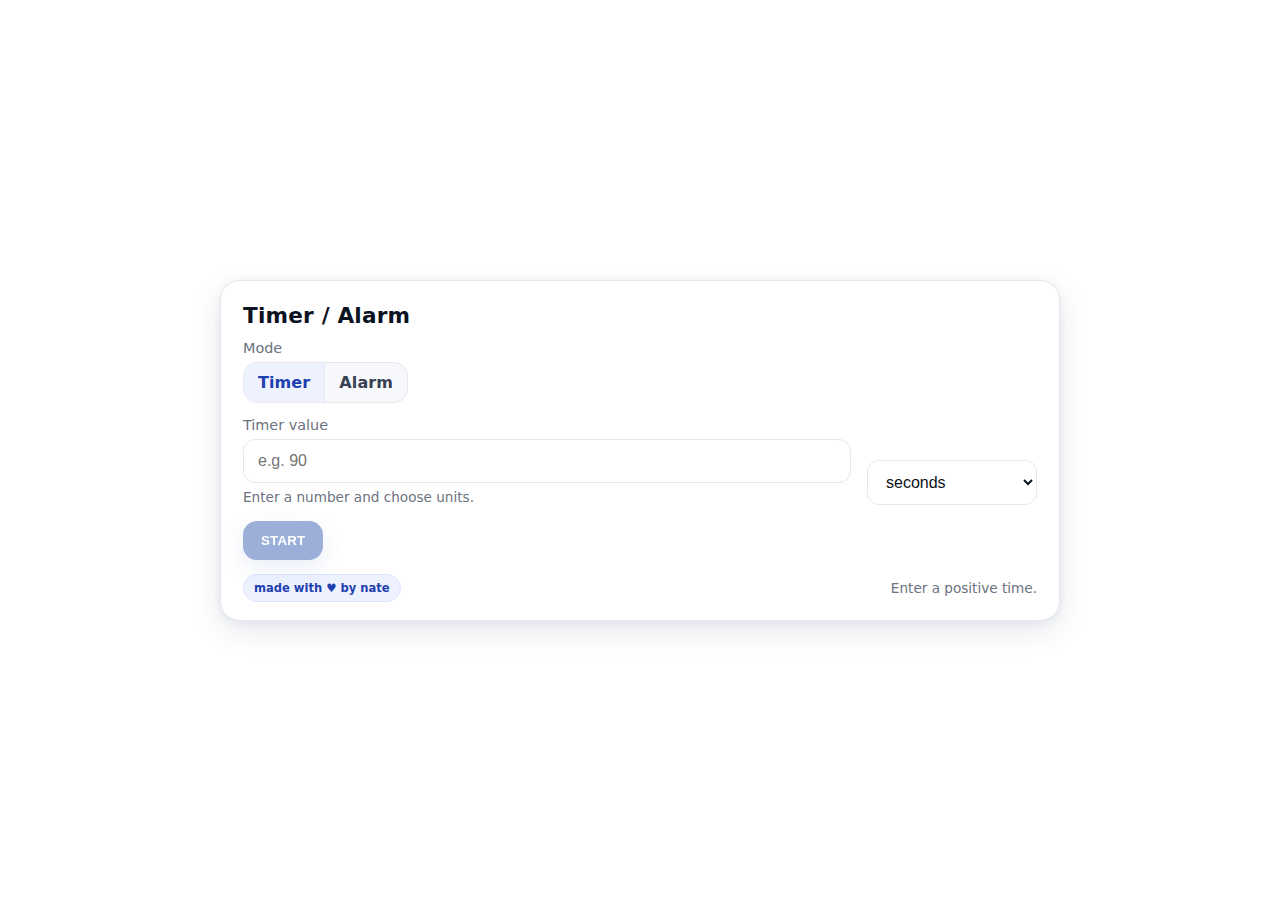
<file: timer_webapp.html>
<!DOCTYPE html>
<html lang="en">
<head>
<meta charset="utf-8" />
<meta name="viewport" content="width=device-width, initial-scale=1" />
<title>Timer • Alarm</title>
<style>
  /* Light-first, design-forward theme */
  :root{
    --bg: #ffffff;
    --panel: #ffffff;
    --ink: #0b1220;
    --muted: #6b7280;
    --line: #e6e8ee;
    --shadow: 0 10px 30px rgba(13, 38, 76, .10), 0 2px 8px rgba(13, 38, 76, .06);
    --accent: #2563eb;     /* cobalt-blue accent */
    --accent-ink: #ffffff;
    --focus: 0 0 0 3px rgba(37, 99, 235, .20);
    --blue-flash: #1d4ed8;
  }
  *{box-sizing:border-box}
  html,body{height:100%}
  body{
    margin:0;
    background:var(--bg);
    color:var(--ink);
    font-family: ui-sans-serif, system-ui, -apple-system, Segoe UI, Roboto, Helvetica, Arial, "Apple Color Emoji", "Segoe UI Emoji";
    -webkit-font-smoothing:antialiased; text-rendering:optimizeLegibility;
    display:grid; place-items:center; padding:24px;
  }

  /* Layout */
  .wrap{width:min(840px, 94vw)}
  .card{
    background:var(--panel);
    border:1px solid var(--line);
    border-radius:20px;
    padding:22px 22px 18px;
    box-shadow:var(--shadow);
  }
  .heading{
    font-size:1.35rem; font-weight:800; letter-spacing:.2px; margin:0 0 12px;
  }

  /* Controls */
  .row{display:flex; gap:16px; flex-wrap:wrap; align-items:flex-end}
  .col{flex:1 1 240px}
  .label{display:block; font-size:.9rem; color:var(--muted); margin:0 0 6px}
  .seg{display:inline-flex; border:1px solid var(--line); border-radius:14px; overflow:hidden; background:#f7f8fb}
  .seg input{display:none}
  .seg label{
    padding:10px 14px; cursor:pointer; user-select:none; color:#374151; font-weight:600; letter-spacing:.1px;
    border-right:1px solid var(--line);
  }
  .seg label:last-child{border-right:0}
  .seg input:checked + label{background:#eef2ff; color:#1e40af}

  input[type="number"], select, input[type="time"]{
    width:100%; padding:12px 14px; border-radius:12px; border:1px solid var(--line); background:#fff; color:var(--ink);
    font-size:1rem; outline:none; transition:border-color .15s, box-shadow .15s;
  }
  input:focus, select:focus{border-color:#c7d2fe; box-shadow:var(--focus)}
  .hint{font-size:.85rem; color:var(--muted); margin-top:6px}

  .btn{
    appearance:none; border:0; border-radius:14px; padding:12px 18px; font-weight:800; letter-spacing:.2px;
    background:var(--accent); color:var(--accent-ink); cursor:pointer; box-shadow:0 8px 22px rgba(37,99,235,.22);
    transition:transform .05s ease, filter .15s ease;
  }
  .btn:active{transform:translateY(1px)}
  .btn:disabled{opacity:.5; cursor:not-allowed; filter:saturate(.6)}
  .ghost{
    background:#f3f4f6; color:#0b1220; box-shadow:none; border:1px solid var(--line);
  }

  .footer{
    display:flex; justify-content:space-between; align-items:center; margin-top:14px;
    color:var(--muted); font-size:.85rem;
  }

  /* Fullscreen countdown */
  .screen{
    position:fixed; inset:0; display:none; background:var(--bg);
    align-items:center; justify-content:center; flex-direction:column; gap:24px; padding:24px;
  }
  .screen.show{display:flex}
  .time{
    font-variant-numeric:tabular-nums; line-height:1.05; text-align:center;
    font-weight:500;
    font-size:clamp(52px, 40vw, 600px);
    letter-spacing:.02em;
  }
  .sub{color:var(--muted); font-size:clamp(12px, 2.4vw, 20px)}
  .topbar{
    position:fixed; top:18px; left:50%; transform:translateX(-50%);
    display:flex; gap:10px; align-items:center;
  }
  .flash{animation:flashing 1s steps(2, jump-none) infinite}
  @keyframes flashing{
    0%{background:var(--blue-flash); color:#ffffff}
    50%{background:#eaf2ff; color:var(--blue-flash)}
    100%{background:var(--blue-flash); color:#ffffff}
  }

  /* Micro-details */
  .badge{
    font-size:.72rem; font-weight:700; padding:6px 10px; border-radius:999px; color:#1e40af; background:#eef2ff; border:1px solid #dde3ff
  }
  .sr-only{
    position:absolute;
    width:1px;
    height:1px;
    padding:0;
    margin:-1px;
    overflow:hidden;
    clip:rect(0,0,0,0);
    border:0;
  }
</style>
</head>
<body>
  <div class="wrap">
    <!-- Setup view -->
    <div class="card" id="setup">
      <div class="heading">Timer / Alarm</div>

      <div class="row" role="radiogroup" aria-label="Mode">
        <div class="col" style="flex:0 1 auto">
          <span class="label">Mode</span>
          <div class="seg">
            <input type="radio" name="mode" id="modeTimer" value="timer" checked>
            <label for="modeTimer">Timer</label>
            <input type="radio" name="mode" id="modeAlarm" value="alarm">
            <label for="modeAlarm">Alarm</label>
          </div>
        </div>
      </div>

      <div class="row" id="timerRow" style="margin-top:14px">
        <div class="col">
          <label class="label" for="timerValue">Timer value</label>
          <div class="row">
            <div class="col">
              <input id="timerValue" type="number" min="1" inputmode="numeric" placeholder="e.g. 90">
              <div class="hint">Enter a number and choose units.</div>
            </div>
            <div style="width:170px">
              <label class="label sr-only" for="timerUnits">Units</label>
              <select id="timerUnits">
                <option value="seconds">seconds</option>
                <option value="minutes">minutes</option>
                <option value="hours">hours</option>
              </select>
            </div>
          </div>
        </div>
      </div>

      <div class="row" id="alarmRow" style="margin-top:14px; display:none">
        <div class="col">
          <label class="label" for="alarmTime">Alarm time</label>
          <input id="alarmTime" type="time" step="1">
          <div class="hint">Example: 10:45 or 10:45:00. If the time has passed today, the alarm triggers tomorrow.</div>
        </div>
      </div>

      <div class="row" style="margin-top:16px">
        <button id="startBtn" class="btn">START</button>
      </div>

      <div class="footer">
        <span class="badge">made with ♥ by nate</span>
        <span id="validHint"></span>
      </div>
    </div>

    <!-- Fullscreen countdown view -->
    <div class="screen" id="screen">
      <div class="topbar">
        <button id="newBtn" class="btn ghost" style="display:none;">NEW</button>
      </div>
      <div class="time" id="display">—</div>
      <div class="sub" id="subline"></div>
    </div>
  </div>

<script>
(() => {
  const modeTimer = document.getElementById('modeTimer');
  const modeAlarm = document.getElementById('modeAlarm');
  const timerRow  = document.getElementById('timerRow');
  const alarmRow  = document.getElementById('alarmRow');
  const timerValue= document.getElementById('timerValue');
  const timerUnits= document.getElementById('timerUnits');
  const alarmTime = document.getElementById('alarmTime');
  const startBtn  = document.getElementById('startBtn');
  const validHint = document.getElementById('validHint');
  const setupView = document.getElementById('setup');
  const screenView= document.getElementById('screen');
  const displayEl = document.getElementById('display');
  const sublineEl = document.getElementById('subline');
  const newBtn    = document.getElementById('newBtn');

  let tickHandle = null;
  let flashStopHandle = null;
  let targetEpochMs = 0;
  let baselineSecs = 0;
  let mode = 'timer';

  function setMode(m){
    mode = m;
    const isTimer = m === 'timer';
    timerRow.style.display = isTimer ? '' : 'none';
    alarmRow.style.display = isTimer ? 'none' : '';
    validate();
  }

  function secsFromTimer(){
    const v = Number(timerValue.value);
    if(!Number.isFinite(v) || v <= 0) return null;
    const u = timerUnits.value;
    if(u==='seconds') return Math.round(v);
    if(u==='minutes') return Math.round(v*60);
    if(u==='hours')   return Math.round(v*3600);
    return null;
  }

  function nextAlarmEpochMs(){
    if(!alarmTime.value) return null;
    const [hh,mm='0',ss='0']=alarmTime.value.split(':');
    const now=new Date();
    const t=new Date(now);
    t.setHours(Number(hh),Number(mm),Number(ss),0);
    if(t.getTime()<=now.getTime()) t.setDate(t.getDate()+1);
    return t.getTime();
  }

  function validate(){
    let ok=false, msg='';
    if(mode==='timer'){
      const s=secsFromTimer();
      ok = s!==null && s>0;
      if(!ok) msg='Enter a positive time.';
    }else{
      const t=nextAlarmEpochMs();
      ok = t!==null;
      if(!ok) msg='Choose a valid clock time.';
    }
    startBtn.disabled=!ok;
    validHint.textContent=msg;
    return ok;
  }

  // Dynamic format selection based on baseline duration
  function fmtDynamic(secs, baseline){
    const s = Math.max(0, Math.floor(Math.abs(secs)));
    const base = baseline ?? s;
    const HMMSS = (x)=>`${Math.floor(x/3600)}:${String(Math.floor((x%3600)/60)).padStart(2,'0')}:${String(x%60).padStart(2,'0')}`;
    const MMSS  = (x)=>`${Math.floor(x/60)}:${String(x%60).padStart(2,'0')}`;
    if(base >= 6000) return HMMSS(s); // >=100 min → H:MM:SS
    if(base >=   60) return MMSS(s);  // >=60 s   → M:SS
    return String(s);                  // otherwise → S
  }

  function startCountdown(endEpoch, baseSecs, subtitle){
    targetEpochMs = endEpoch;
    baselineSecs  = baseSecs;
    setupView.style.display='none';
    screenView.classList.add('show');
    screenView.classList.remove('flash');
    newBtn.style.display='none';
    sublineEl.textContent = subtitle || '';
    stopTick();
    tickHandle = setInterval(()=>{
      const now=Date.now();
      const remaining = endEpoch - now;
      const remainSec = Math.ceil(remaining/1000);
      displayEl.textContent = fmtDynamic(remainSec, baselineSecs);
      if(remaining<=0) finish();
    }, 200);
    // immediate paint
    displayEl.textContent = fmtDynamic(Math.ceil((endEpoch-Date.now())/1000), baselineSecs);
  }

  function finish(){
    stopTick();
    screenView.classList.add('flash');
    newBtn.style.display='inline-flex';
    sublineEl.textContent='Finished';
    clearTimeout(flashStopHandle);
    flashStopHandle = setTimeout(()=> {
      stopFlashing();
      sublineEl.textContent='Finished (auto-stopped)';
    }, 60000);
  }

  function stopFlashing(){ screenView.classList.remove('flash'); }
  function stopTick(){ clearInterval(tickHandle); tickHandle=null; }

  function resetUI(){
    stopTick(); stopFlashing(); clearTimeout(flashStopHandle);
    screenView.classList.remove('show');
    newBtn.style.display='none';
    displayEl.textContent='—'; sublineEl.textContent='';
    setupView.style.display='';
    validate();
  }

  // Events
  modeTimer.addEventListener('change',()=>setMode('timer'));
  modeAlarm.addEventListener('change',()=>setMode('alarm'));
  timerValue.addEventListener('input', validate);
  timerUnits.addEventListener('change', validate);
  alarmTime.addEventListener('input', validate);

  startBtn.addEventListener('click', ()=>{
    if(!validate()) return;
    if(mode==='timer'){
      const secs=secsFromTimer();
      startCountdown(Date.now()+secs*1000, secs, 'Timer running');
    }else{
      const end=nextAlarmEpochMs();
      const secs=Math.max(0, Math.ceil((end-Date.now())/1000));
      const when=new Date(end);
      const hh=String(when.getHours()).padStart(2,'0');
      const mm=String(when.getMinutes()).padStart(2,'0');
      const ss=String(when.getSeconds()).padStart(2,'0');
      startCountdown(end, secs, `Alarm set for ${hh}:${mm}:${ss}`);
    }
  });

  newBtn.addEventListener('click', resetUI);
  document.addEventListener('keydown', (e)=>{ if(e.key==='Escape') resetUI(); });

  // Init
  setMode('timer');
  validate();
})();
</script>
</body>
</html>
</file>
<file: style.css>
:root {
  --accent: #007aff;
  --bg: #f5f5f7;
  --border: #d2d2d7;
}

* {
  box-sizing: border-box;
}

body {
  font-family: -apple-system, BlinkMacSystemFont, 'Segoe UI', Roboto, Helvetica, Arial, sans-serif;
  background: var(--bg);
  color: #1d1d1f;
  margin: 0;
  min-height: 100vh;
  display: flex;
  flex-direction: column;
  justify-content: center;
  align-items: center;
  line-height: 1.5;
  text-align: center;
}

h1 {
  font-weight: 600;
  margin-bottom: 1rem;
}

label {
  margin-top: 1rem;
}

input {
  font-size: 1.5rem;
  padding: 0.4rem 0.6rem;
  border: 1px solid var(--border);
  border-radius: 0.5rem;
  width: 6rem;
  text-align: center;
  background: #fff;
}

.controls {
  display: flex;
  align-items: center;
  gap: 1rem;
  margin-top: 1.5rem;
}

button {
  background: var(--accent);
  color: #fff;
  border: none;
  border-radius: 0.5rem;
  cursor: pointer;
  font-size: 1.5rem;
  width: 3rem;
  height: 3rem;
  display: flex;
  align-items: center;
  justify-content: center;
  transition: background 0.2s ease;
}

button:hover {
  background: #005ecb;
}

#reset {
  width: 8rem;
  margin-top: 2rem;
}

#baseNumber {
  display: flex;
  justify-content: center;
  gap: 0.5rem;
  min-width: 0;
}

.digit {
  width: 3rem;
  height: 4rem;
  border: 1px solid var(--border);
  border-radius: 0.5rem;
  background: #fff;
  box-shadow: 0 1px 3px rgba(0,0,0,0.1);
  position: relative;
  overflow: hidden;
  display: flex;
  align-items: center;
  justify-content: center;
  font-size: 2.5rem;
}

.digit span {
  position: absolute;
  top: 0;
  left: 0;
  width: 100%;
  height: 100%;
  display: flex;
  align-items: center;
  justify-content: center;
  transition: transform 0.3s ease;
}

#decimalDisplay {
  margin-top: 1rem;
  font-size: 1.5rem;
  color: #636366;
}
</file>
